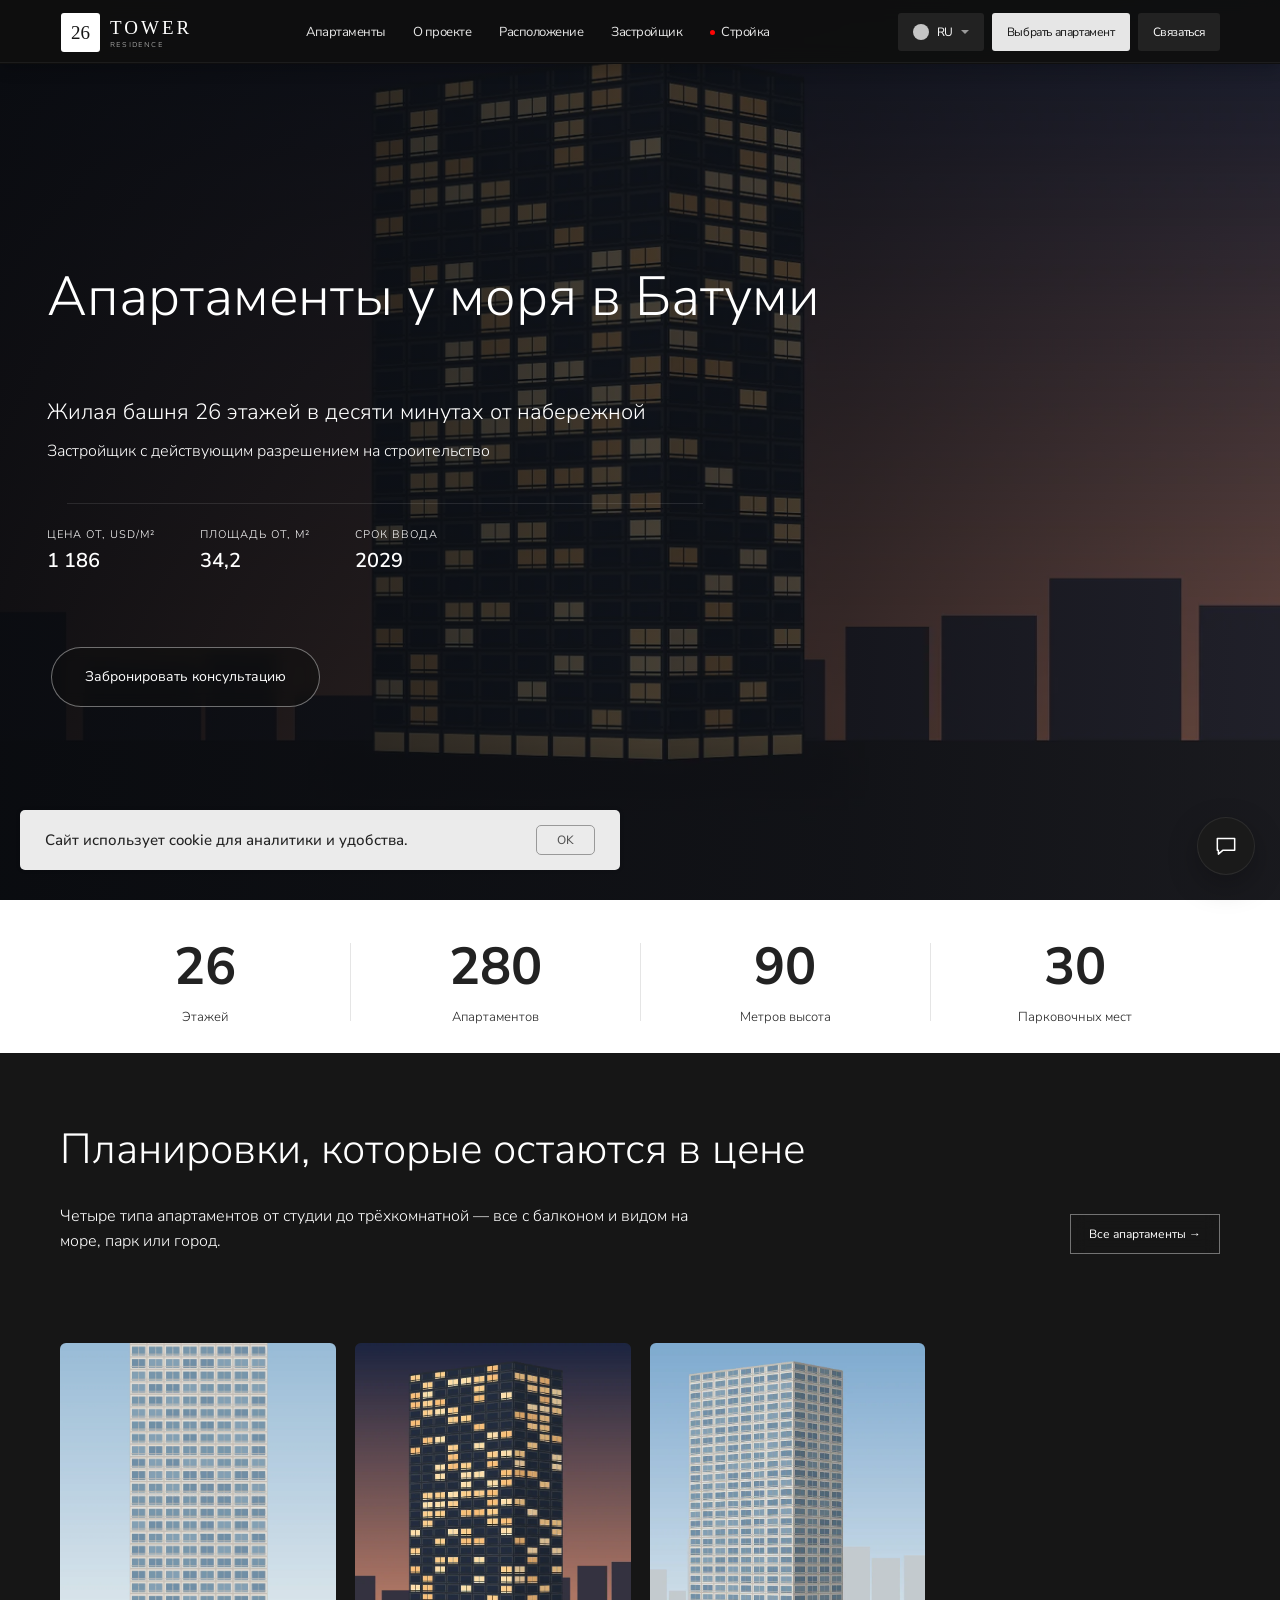
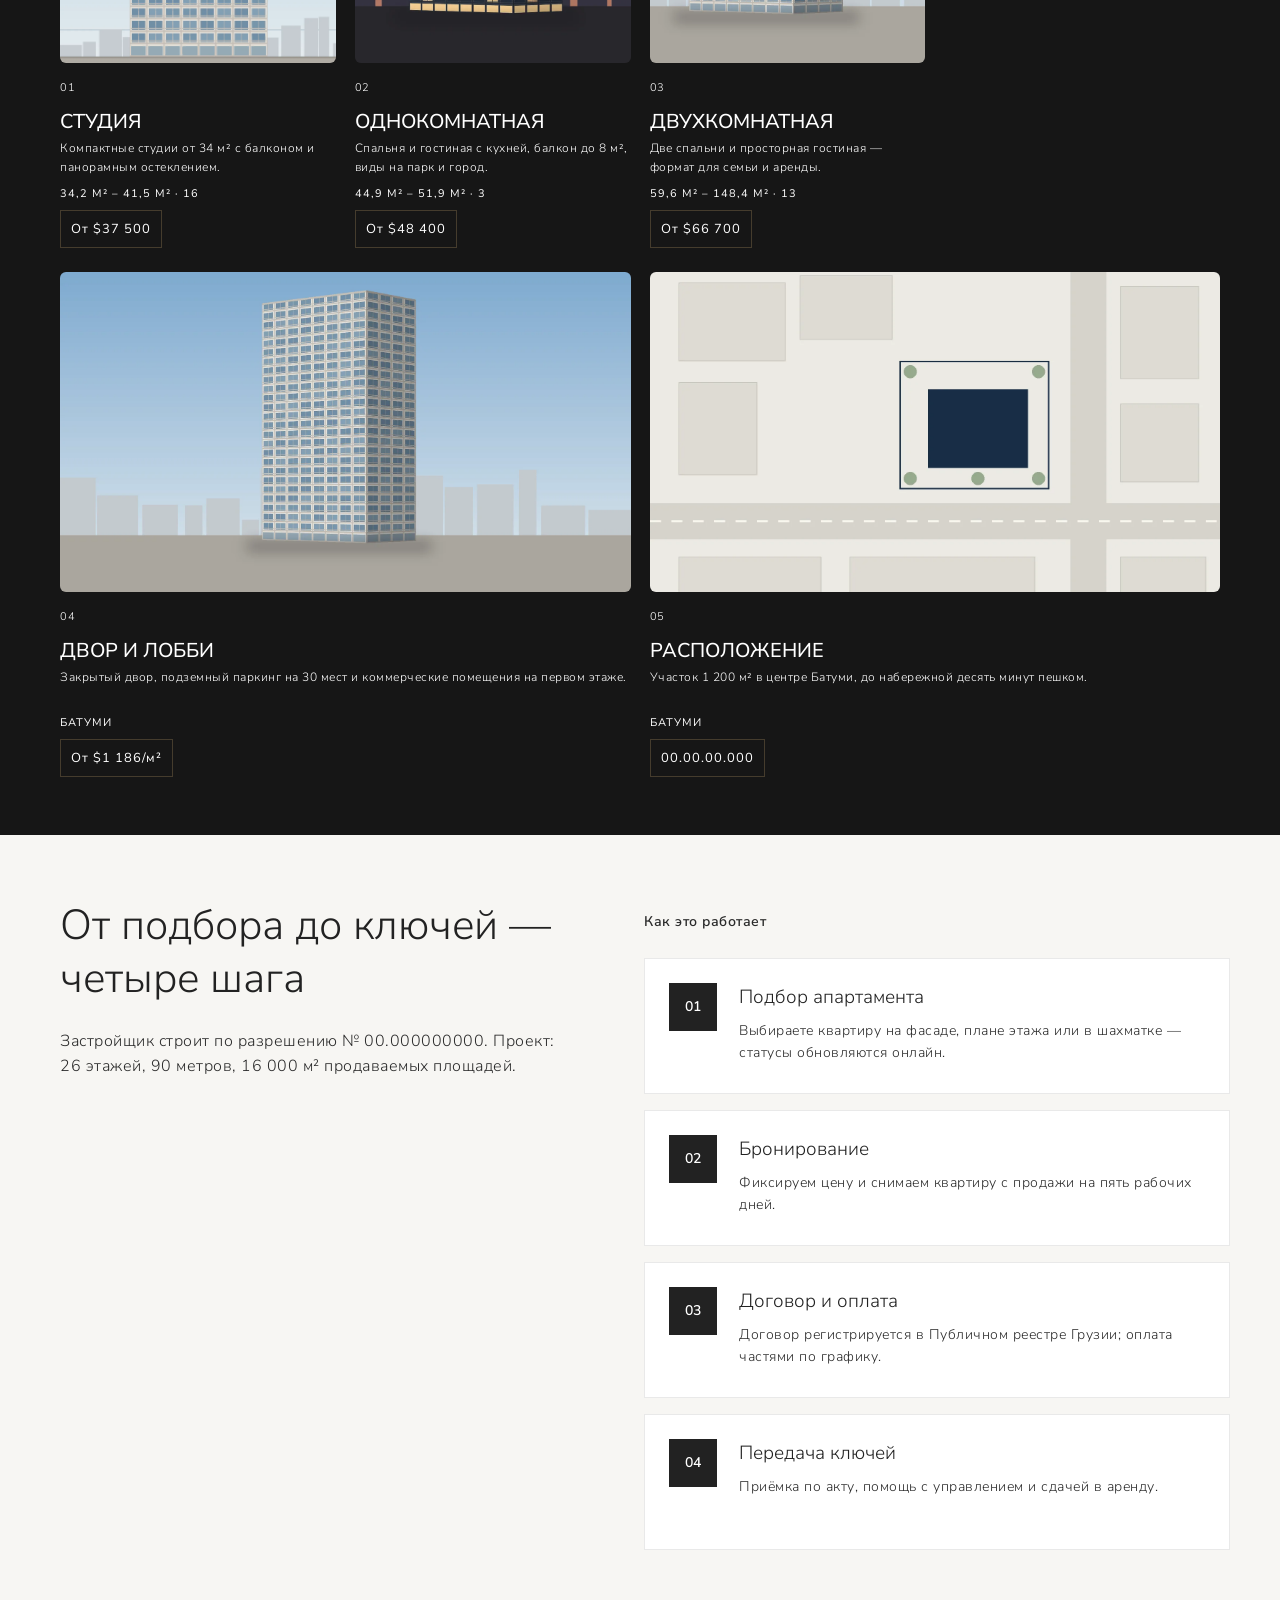
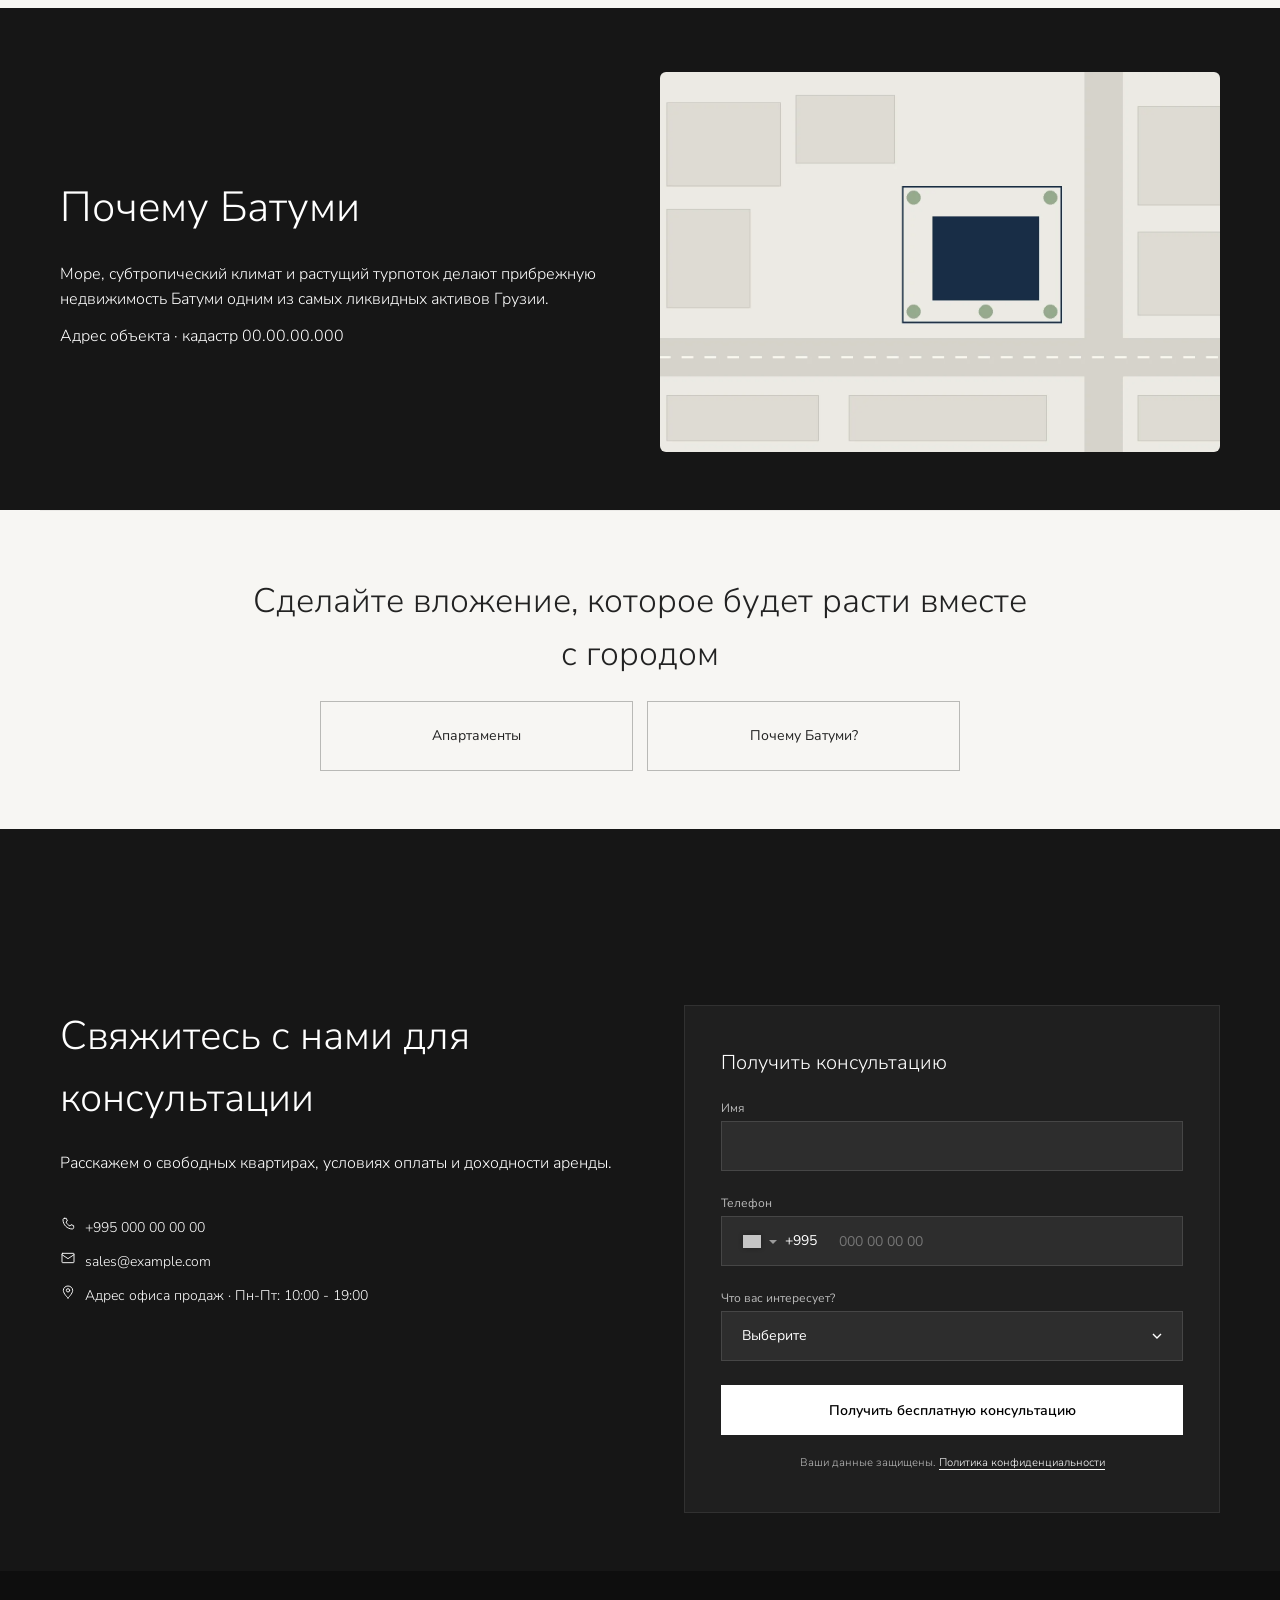
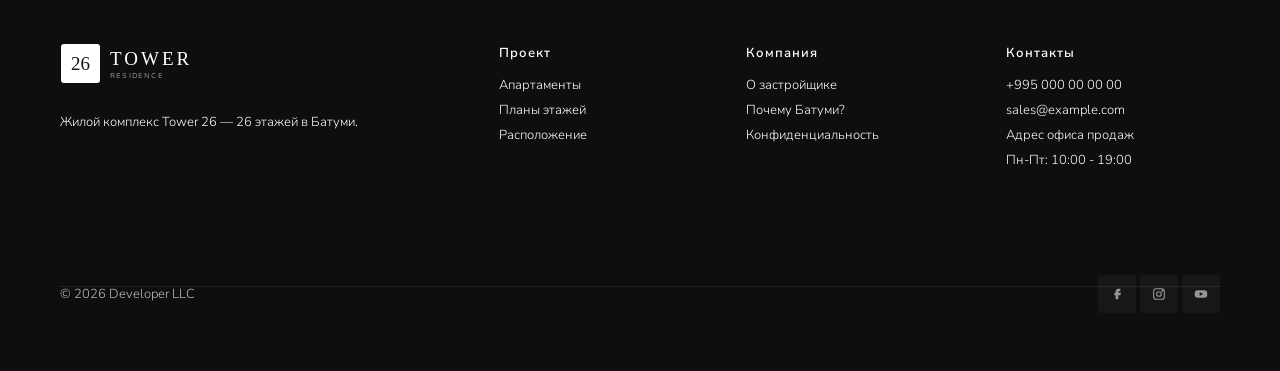
<file: index.html>
<!DOCTYPE html>
<html lang="ru" data-theme="landing-dark">
<head>
<meta charset="utf-8">
<meta name="viewport" content="width=device-width, initial-scale=1">
<title>Tower 26 — апартаменты у моря в Батуми</title>
<meta name="description" content="Жилая башня 26 этажей в Батуми. Подбор апартаментов онлайн.">
<link rel="alternate" hreflang="ru" href="./index.html"><link rel="alternate" hreflang="en" href="./index.html?lang=en"><link rel="alternate" hreflang="x-default" href="./index.html">
<link rel="preconnect" href="https://fonts.googleapis.com"><link rel="preconnect" href="https://fonts.gstatic.com" crossorigin>
<link href="https://fonts.googleapis.com/css2?family=Nunito+Sans:wght@300;400;500;600;700&display=swap" rel="stylesheet">
<link rel="stylesheet" href="css/tokens.css">
<link rel="stylesheet" href="css/landing.css">
<link rel="icon" href="data:image/svg+xml,%3Csvg xmlns='http://www.w3.org/2000/svg' viewBox='0 0 32 32'%3E%3Crect width='32' height='32' fill='%23161616'/%3E%3Ctext x='16' y='22' text-anchor='middle' font-family='Georgia' font-size='16' fill='%23fff'%3E26%3C/text%3E%3C/svg%3E">
</head>
<body>
<a href="#main" class="skip" style="position:absolute;left:-9999px">К основному контенту</a>

<header class="hdr">
  <div class="container hdr__in">
    <a class="logo" href="#top" aria-label="Tower 26">
      <svg viewBox="0 0 154 41" fill="none" aria-hidden="true"><rect x="1" y="1" width="39" height="39" rx="3" fill="#FFFFFF"/><text x="20.5" y="27" text-anchor="middle" font-family="Georgia, 'Times New Roman', serif" font-size="19" fill="#161616">26</text><text x="50" y="22" font-family="Georgia, 'Times New Roman', serif" font-size="19" letter-spacing="3" fill="currentColor">TOWER</text><text x="50" y="35" font-family="'Nunito Sans', Arial, sans-serif" font-size="7" letter-spacing="1.2" fill="#BABABA">RESIDENCE</text></svg>
    </a>
    <nav class="hdr__nav" aria-label="Навигация">
      <a href="#apartments" data-i18n="land.nav.apartments"></a>
      <a href="#about" data-i18n="land.nav.about"></a>
      <a href="#location" data-i18n="land.nav.location"></a>
      <a href="#about" data-i18n="land.nav.developer"></a>
      <a href="#form"><span class="live-dot"></span><span data-i18n="land.live"></span></a>
    </nav>
    <div class="hdr__right">
      <div class="hbtn hbtn--lang" id="langBtn" role="button" tabindex="0" aria-haspopup="true"><span class="flag"></span><span id="langCode">RU</span><span class="caret"></span>
        <div class="lang-dd" role="menu"><button type="button" data-lang="ru">RU</button><button type="button" data-lang="en">EN</button></div>
      </div>
      <a class="hbtn hbtn--primary" href="select.html" data-i18n="land.cta.pick"></a>
      <a class="hbtn hbtn--secondary" href="#form" data-i18n="land.cta.contact"></a>
      <button class="burger" id="burger" type="button" aria-label="Меню"></button>
    </div>
  </div>
</header>
<div class="drawer-overlay" id="drawerOverlay"></div>
<aside class="drawer" id="drawer" aria-label="Меню">
  <button class="drawer__close" id="drawerClose" type="button" aria-label="Закрыть"></button>
  <a class="hbtn hbtn--primary" href="select.html" data-i18n="land.cta.pick"></a>
  <a href="#apartments" data-i18n="land.nav.apartments"></a>
  <a href="#about" data-i18n="land.nav.about"></a>
  <a href="#location" data-i18n="land.nav.location"></a>
  <a href="#form" data-i18n="land.nav.contacts"></a>
  <a class="hbtn hbtn--secondary" href="#form" data-i18n="land.cta.contact"></a>
  <button type="button" class="drawer__lang" id="drawerLang">EN</button>
</aside>

<main id="main">
<section class="hero" id="top">
  <img class="hero__img" src="assets/img/tower-dusk.webp" alt="">
  <div class="container hero__in">
    <div class="hero__stack">
      <h1 data-i18n="land.hero.h1"></h1>
      <p class="hero__lead" data-i18n="land.hero.lead"></p>
      <p class="hero__lead2" data-i18n="land.hero.lead2"></p>
      <div class="hero__hair"></div>
      <div class="kpis">
        <div class="kpi"><span class="kpi__label" data-i18n="land.hero.kpi.price"></span><span class="kpi__value" id="kpiPrice"></span></div>
        <div class="kpi"><span class="kpi__label" data-i18n="land.hero.kpi.area"></span><span class="kpi__value" id="kpiArea"></span></div>
        <div class="kpi"><span class="kpi__label" data-i18n="land.hero.kpi.deadline"></span><span class="kpi__value">2029</span></div>
      </div>
      <a class="hero__cta" href="#form" data-i18n="land.hero.cta"></a>
    </div>
  </div>
</section>

<section class="stats" aria-label="Цифры проекта">
  <div class="container stats__in">
    <div class="stat"><span class="stat__n">26</span><span class="stat__c" data-i18n="land.stat.floors"></span></div>
    <div class="stat"><span class="stat__n">280</span><span class="stat__c" data-i18n="land.stat.units"></span></div>
    <div class="stat"><span class="stat__n">90</span><span class="stat__c" data-i18n="land.stat.height"></span></div>
    <div class="stat"><span class="stat__n">30</span><span class="stat__c" data-i18n="land.stat.parking"></span></div>
  </div>
</section>

<section class="section section--dark" id="apartments">
  <div class="container">
    <div class="catalog__head">
      <div><h2 class="h2" data-i18n="land.catalog.h2"></h2><p class="lead" data-i18n="land.catalog.lead"></p></div>
      <a class="ghost" href="select.html" data-i18n="land.catalog.all"></a>
    </div>
    <div class="cards" id="cards"></div>
  </div>
</section>

<section class="section section--light" id="about">
  <div class="container how">
    <div class="how__text">
      <h2 class="h2" data-i18n="land.how.h2"></h2>
      <p data-i18n="land.how.text"></p>
    </div>
    <div class="steps-wrap">
      <div class="eyebrow" data-i18n="land.how.eyebrow"></div>
      <div class="steps">
        <div class="step"><div class="step__n">01</div><div><h3 class="step__h" data-i18n="land.step1.h"></h3><p class="step__t" data-i18n="land.step1.t"></p></div></div>
        <div class="step"><div class="step__n">02</div><div><h3 class="step__h" data-i18n="land.step2.h"></h3><p class="step__t" data-i18n="land.step2.t"></p></div></div>
        <div class="step"><div class="step__n">03</div><div><h3 class="step__h" data-i18n="land.step3.h"></h3><p class="step__t" data-i18n="land.step3.t"></p></div></div>
        <div class="step"><div class="step__n">04</div><div><h3 class="step__h" data-i18n="land.step4.h"></h3><p class="step__t" data-i18n="land.step4.t"></p></div></div>
      </div>
    </div>
  </div>
</section>

<section class="section section--dark" id="location">
  <div class="container why">
    <div><h2 class="h2" data-i18n="land.why.h2"></h2><p class="lead" data-i18n="land.why.t"></p><p class="lead" style="margin-top:12px">Адрес объекта · кадастр 00.00.00.000</p></div>
    <img src="assets/img/site.webp" alt="" loading="lazy">
  </div>
</section>

<section class="ctaband">
  <div class="container">
    <h2 data-i18n="land.cta2.h"></h2>
    <div class="ctaband__btns"><a class="ghost-light" href="select.html" data-i18n="land.cta2.a"></a><a class="ghost-light" href="#location" data-i18n="land.cta2.b"></a></div>
  </div>
</section>

<section class="section section--dark" id="form">
  <div class="container contact">
    <div>
      <h2 class="h2" style="font:300 40px/62px var(--font-family-display)" data-i18n="land.form.h2"></h2>
      <p class="lead" data-i18n="land.form.lead"></p>
      <ul class="contact__list">
        <li><span class="icon-wrap" id="icPhone"></span><a href="tel:+995000000000">+995 000 00 00 00</a></li>
        <li><span class="icon-wrap" id="icMail"></span><a href="mailto:sales@example.com">sales@example.com</a></li>
        <li><span class="icon-wrap" id="icPin"></span><span>Адрес офиса продаж · <span data-i18n="land.footer.hours"></span></span></li>
      </ul>
    </div>
    <div class="form-panel" id="formPanel">
      <h3 data-i18n="land.form.title"></h3>
      <form id="leadForm" novalidate>
        <label class="field"><span class="field__label" data-i18n="land.form.name"></span><input class="field__input" name="name" type="text" autocomplete="name" required></label>
        <div class="field field--phone"><span class="field__label" data-i18n="land.form.phone"></span>
          <div class="field__input"><span class="flagsel"><span class="flag"></span><span class="caret"></span><span class="code">+995</span></span><input name="phone" type="tel" inputmode="tel" placeholder="000 00 00 00" autocomplete="tel" required></div>
        </div>
        <label class="field field--select"><span class="field__label" data-i18n="land.form.interest"></span>
          <select class="field__input" name="interest"><option value="" data-i18n="land.form.opt.0"></option><option value="1" data-i18n="land.form.opt.1"></option><option value="2" data-i18n="land.form.opt.2"></option><option value="3" data-i18n="land.form.opt.3"></option><option value="4" data-i18n="land.form.opt.4"></option></select>
          <svg class="caret-svg" viewBox="0 0 12 12" fill="none" stroke="currentColor" stroke-width="1.4"><path d="M2 4L6 8L10 4"/></svg>
        </label>
        <button class="submit" type="submit" data-i18n="land.form.submit"></button>
        <p class="note"><span data-i18n="land.form.note"></span> <a href="#" data-i18n="land.form.policy"></a></p>
      </form>
      <div class="form-ok"><p data-i18n="land.form.ok"></p><button class="ghost" type="button" id="formBack" data-i18n="land.form.back"></button></div>
    </div>
  </div>
</section>
</main>

<footer class="section--footer footer">
  <div class="container footer__in">
    <div class="footer__grid">
      <div><a class="logo" href="#top" aria-label="Tower 26"><svg viewBox="0 0 154 41" fill="none" aria-hidden="true"><rect x="1" y="1" width="39" height="39" rx="3" fill="#FFFFFF"/><text x="20.5" y="27" text-anchor="middle" font-family="Georgia, serif" font-size="19" fill="#161616">26</text><text x="50" y="22" font-family="Georgia, serif" font-size="19" letter-spacing="3" fill="currentColor">TOWER</text><text x="50" y="35" font-family="'Nunito Sans', Arial, sans-serif" font-size="7" letter-spacing="1.2" fill="#BABABA">RESIDENCE</text></svg></a><p class="footer__desc" data-i18n="land.footer.desc"></p></div>
      <div class="footer__col"><h4 data-i18n="land.footer.h1"></h4><a href="select.html" data-i18n="land.footer.l1"></a><a href="select.html#/floors" data-i18n="land.footer.l2"></a><a href="#location" data-i18n="land.footer.l3"></a></div>
      <div class="footer__col"><h4 data-i18n="land.footer.h2"></h4><a href="#about" data-i18n="land.footer.l4"></a><a href="#location" data-i18n="land.footer.l5"></a><a href="#" data-i18n="land.footer.l6"></a></div>
      <div class="footer__col"><h4 data-i18n="land.footer.h3"></h4><a href="tel:+995000000000">+995 000 00 00 00</a><a href="mailto:sales@example.com">sales@example.com</a><span>Адрес офиса продаж</span><span data-i18n="land.footer.hours"></span></div>
    </div>
    <div class="footer__hair"></div>
    <div class="footer__bottom">
      <span class="footer__copy" data-i18n="land.footer.copy"></span>
      <div class="socials"><a class="soc" href="#" aria-label="Facebook"><svg class="icon" viewBox="0 0 24 24" fill="currentColor"><path d="M14 8h3V4h-3c-2.8 0-4 1.8-4 4v2H8v4h2v6h4v-6h3l1-4h-4V8.5c0-.3.2-.5.5-.5z"/></svg></a><a class="soc" href="#" aria-label="Instagram"><svg class="icon" viewBox="0 0 24 24" fill="none" stroke="currentColor" stroke-width="1.6"><rect x="4" y="4" width="16" height="16" rx="4"/><circle cx="12" cy="12" r="3.5"/><circle cx="17" cy="7" r=".8" fill="currentColor"/></svg></a><a class="soc" href="#" aria-label="YouTube"><svg class="icon" viewBox="0 0 24 24" fill="currentColor"><path d="M21 8.5c-.2-1-.9-1.7-1.9-1.9C17.4 6.2 12 6.2 12 6.2s-5.4 0-7.1.4C3.9 6.8 3.2 7.5 3 8.5 2.6 10.2 2.6 12 2.6 12s0 1.8.4 3.5c.2 1 .9 1.7 1.9 1.9 1.7.4 7.1.4 7.1.4s5.4 0 7.1-.4c1-.2 1.7-.9 1.9-1.9.4-1.7.4-3.5.4-3.5s0-1.8-.4-3.5zM10 15V9l5 3-5 3z"/></svg></a></div>
    </div>
  </div>
</footer>

<a class="fab" href="https://wa.me/995000000000" target="_blank" rel="noopener" aria-label="WhatsApp" id="fab"></a>
<div class="cookie" id="cookie"><span data-i18n="land.cookie"></span><button class="cookie__ok" type="button" id="cookieOk" data-i18n="land.cookie.ok"></button></div>
<div class="sticky-bar"><a class="bar-call" href="tel:+995000000000"><span id="icBarPhone"></span><span data-i18n="land.bar.call"></span></a><a class="bar-consult" href="#form" data-i18n="land.bar.consult"></a></div>

<script src="js/config.js"></script>
<script src="data/units.js"></script>
<script src="js/i18n.js"></script>
<script src="js/util.js"></script>
<script src="js/landing.js"></script>
</body>
</html>
</file>
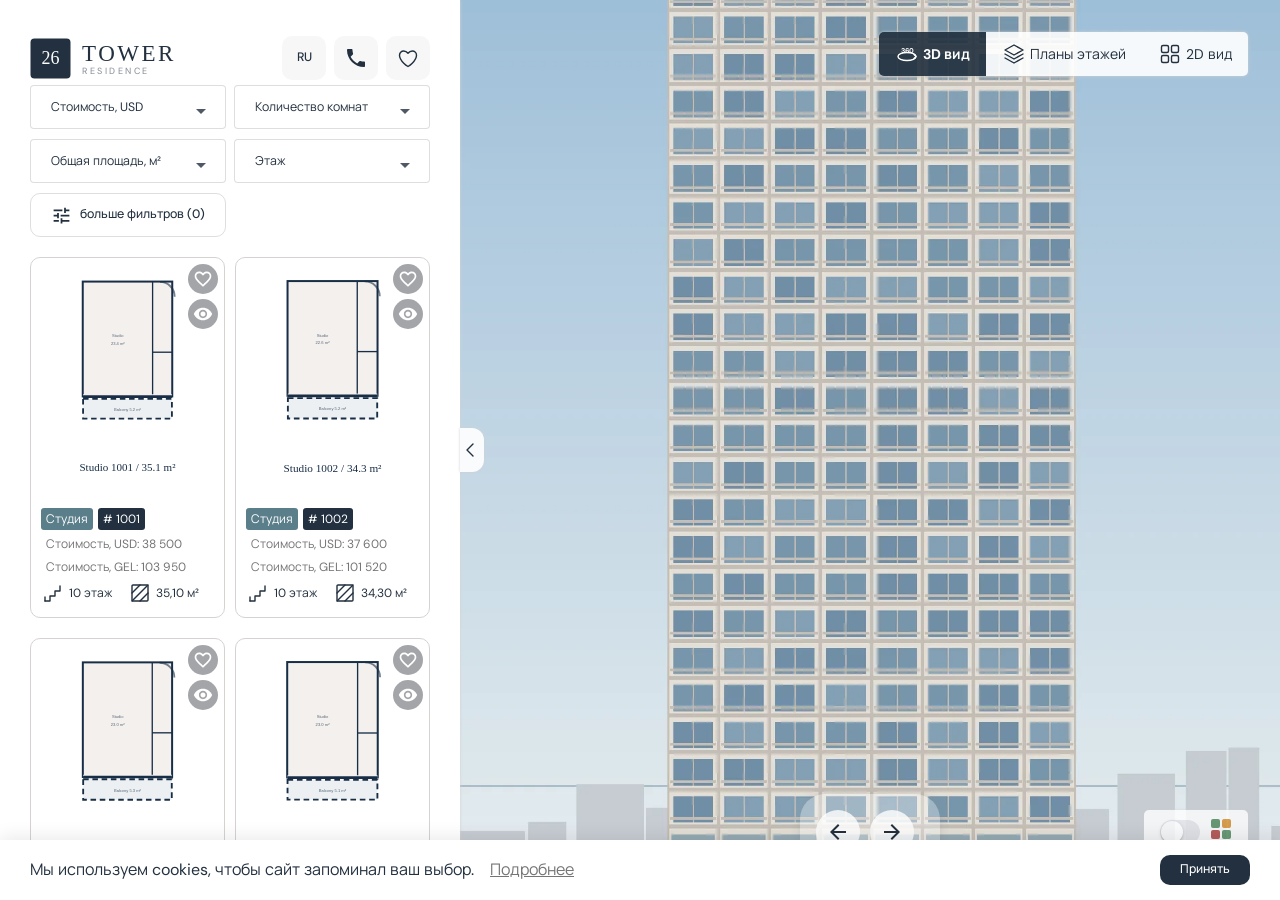
<file: select.html>
<!DOCTYPE html>
<html lang="ru" data-theme="app">
<head>
<meta charset="utf-8">
<meta name="viewport" content="width=device-width, initial-scale=1, viewport-fit=cover">
<title>Tower 26 — подбор апартаментов</title>
<link rel="preconnect" href="https://fonts.googleapis.com"><link rel="preconnect" href="https://fonts.gstatic.com" crossorigin>
<link href="https://fonts.googleapis.com/css2?family=DM+Sans:wght@400;500;600;700&family=Manrope:wght@400;500;600;700&family=Instrument+Serif&display=swap" rel="stylesheet">
<link rel="stylesheet" href="css/tokens.css?v=202609222256">
<link rel="stylesheet" href="css/app.css?v=202609222256">
<link rel="icon" href="data:image/svg+xml,%3Csvg xmlns='http://www.w3.org/2000/svg' viewBox='0 0 32 32'%3E%3Crect width='32' height='32' fill='%2322303F'/%3E%3Ctext x='16' y='22' text-anchor='middle' font-family='Georgia' font-size='16' fill='%23fff'%3E26%3C/text%3E%3C/svg%3E">
</head>
<body>
<div class="app" id="app">
  <aside class="rail" id="rail">
    <div class="rail__head">
      <a class="app-logo" href="index.html" aria-label="Tower 26"><svg viewBox="0 0 200 44" fill="none" aria-hidden="true"><rect x=".5" y="2.5" width="40" height="40" rx="4" fill="currentColor"/><text x="20.5" y="28" text-anchor="middle" font-family="Georgia, serif" font-size="18" fill="#FFFFFF">26</text><text x="52" y="25" font-family="Georgia, serif" font-size="23" letter-spacing="2.5" fill="currentColor">TOWER</text><text x="52" y="38" font-family="'DM Sans', Arial, sans-serif" font-size="9" letter-spacing="2.5" fill="currentColor" opacity=".55">RESIDENCE</text></svg></a>
      <div class="icon-btns">
        <button class="ibtn" id="btnLang" type="button">ru</button>
        <a class="ibtn" id="btnPhone" href="tel:+995000000000" aria-label="Телефон"></a>
        <button class="ibtn" id="btnFav" type="button" aria-label="Избранное"></button>
      </div>
    </div>
    <div class="filters" id="filters"></div>
    <div id="railBody">
      <div class="counter" id="counter"></div>
      <div class="results" id="results"></div>
      <button class="load-more" id="loadMore" type="button"></button>
    </div>
    <div id="railPreview" hidden><img class="preview" id="preview" alt=""></div>
    <div id="railFav" hidden></div>
  </aside>
  <button class="rail-handle" id="railHandle" type="button" aria-label="Свернуть панель"></button>

  <section class="scene" id="scene">
    <header class="mhead">
      <a class="app-logo" href="index.html" aria-label="Tower 26"><svg viewBox="0 0 140 25" fill="none" aria-hidden="true"><rect x=".5" y=".5" width="24" height="24" rx="2" fill="currentColor"/><text x="12.5" y="17.5" text-anchor="middle" font-family="Georgia, serif" font-size="12" fill="#FFFFFF">26</text><text x="32" y="17" font-family="Georgia, serif" font-size="15" letter-spacing="2.5" fill="currentColor">TOWER</text></svg></a>
      <div class="icon-btns"><a class="ibtn" id="mBtnPhone" href="tel:+995000000000" aria-label="Телефон"></a><button class="ibtn" id="mBtnLang" type="button">ru</button></div>
    </header>

    <div class="scene__view scene3d is-on" id="scene3d">
      <canvas id="frameCanvas"></canvas>
      <svg class="polys" id="polys"></svg>
      <div class="cursor-dot" id="cursorDot"></div>
      <div class="frame-label" id="frameLabel"></div>
      <div class="capsule" id="capsule"><button class="rot" id="rotL" type="button" aria-label="Повернуть влево"></button><button class="rot" id="rotR" type="button" aria-label="Повернуть вправо"></button></div>
      <button class="toggle" id="toggle" type="button" aria-label="Показать все помещения"><span class="switch" id="switch"></span><span id="statusGrid"></span></button>
      <div class="upop" id="upop"></div>
    </div>

    <div class="scene__view sceneFloors" id="sceneFloors">
      <div class="compass" id="compass"></div>
      <div class="mfloor" id="mfloor"></div>
      <div class="plan-box" id="planBox"></div>
      <div class="stepper" id="stepper"></div>
      <div class="rose" id="rose"></div>
      <button class="toggle" id="toggleF" type="button" aria-label="Показать все помещения"><span class="switch" id="switchF"></span><span id="statusGridF"></span></button>
      <div class="upop" id="upopF"></div>
    </div>

    <div class="scene__view sceneChess" id="sceneChess">
      <div class="chess__toolbar" id="chessToolbar"></div>
      <div class="legend" id="legend"></div>
      <div class="chess__scroll" id="chessScroll"><div class="chess" id="chess"></div></div>
      <div class="chess__zoombar"><div class="zoom" id="zoom"></div></div>
    </div>

    <div class="segmented" id="segmented"></div>
  </section>
</div>

<div class="unit-page" id="unitPage" hidden></div>
<nav class="tabbar" id="tabbar" aria-label="Режимы"></nav>
<div class="sheet" id="sheet" aria-modal="true"></div>
<div class="modal" id="modal"></div>
<div class="cookie" id="cookieBanner" hidden></div>

<script src="js/config.js"></script>
<script src="js/state.js?v=202609222256"></script>
<script src="data/units.js?v=202609222256"></script>
<script src="data/plans.js?v=202609222256"></script>
<script src="js/i18n.js?v=202609222256"></script>
<script src="js/util.js?v=202609222256"></script>
<script src="js/plans.js?v=202609222256"></script>
<script src="js/app.js?v=202609222256"></script>
</body>
</html>
</file>
<file: css/tokens.css>
/* tokens.css - design tokens for both surfaces of the site.
   Themes:  [data-theme="landing-dark"]  dark landing page (index.html)
            [data-theme="app"]           light apartment picker (select.html)
   :root holds the invariants: scales, sizes, layout, motion, shadows, radii.
   Themes set colours and role aliases (font, control radius, text roles). */

:root {
  --font-display: 'Instrument Serif', Georgia, 'Times New Roman', serif;
  --bp-sm: 600px;
  --bp-md: 960px;
  --bp-lg: 1200px;
  --bp-xl: 1920px;

  /* ШКАЛА ОТСТУПОВ */
  --space-4: 4px;
  --space-5: 5px;
  --space-8: 8px;
  --space-10: 10px;
  --space-15: 15px;
  --space-16: 16px;
  --space-20: 20px;
  --space-24: 24px;
  --space-30: 30px;
  --space-32: 32px;
  --space-40: 40px;
  --space-48: 48px;
  --space-64: 64px;
  --space-100: 100px;

  /* РАДИУСЫ */
  --radius-0: 0;
  --radius-xs: 3px;
  --radius-sm: 4px;
  --radius-md: 5px;
  --radius-image: 6px;
  --radius-lg: 8px;
  --radius-xl: 10px;
  --radius-track: 12px;
  --radius-capsule: 25px;
  --radius-capsule-mobile: 11.7px;
  --radius-pill: 30px;
  --radius-thumb: 27px;
  --radius-arrow: 20%;
  --radius-circle: 50%;

  /* РАМКИ И РАЗМЫТИЕ */
  --border-w: 1px;
  --border-w-frame: 3px;
  --blur-glass: 8px;
  --blur-header: 10px;

  /* ТЕНИ */
  --shadow-none: none;
  --shadow-float: 0 0 3px #D2D2D2;
  --shadow-capsule: 0 0 10px rgba(128,128,128,.24);
  --shadow-popover: 0 2px 3px rgba(34,36,38,.15);
  --shadow-btn-contained: 0 3px 1px -2px rgba(0,0,0,.2), 0 2px 2px rgba(0,0,0,.14), 0 1px 5px rgba(0,0,0,.12);
  --shadow-thumb: 0 2px 2px #EBEBEB;
  --shadow-thumb-landing: 1px 1px 3px rgba(0,0,0,.3);
  --shadow-tabbar: 0 -4px 10px rgba(101,100,100,.3);
  --shadow-sheet-edge: 0 0 6px #E0E0E0;
  --shadow-header-landing: 0 6px 13px rgba(0,0,0,.19);
  --shadow-dropdown-landing: 0 0 7px rgba(0,0,0,.2);
  --shadow-menu-landing: 0 4px 20px rgba(0,0,0,.25);
  --shadow-fab-landing: 0 10px 30px rgba(0,0,0,.25);
  --shadow-card-hover-landing: 0 15px 30px -10px rgba(0,11,48,.2);
  --shadow-flag: 0 0 5px rgba(0,0,0,.3);
  --shadow-cookie: 0 0 5px rgba(0,0,0,.1);
  --shadow-text-on-photo: 1px 1px 10px #000;
  --shadow-underline: inset 0 -1px 0 0 currentColor;
  --shadow-cell-hover: 0 2px 5px rgba(0,0,0,.3);

  /* ДВИЖЕНИЕ */
  --motion-duration-instant: 100ms;
  --motion-duration-fast: 150ms;
  --motion-duration-base: 200ms;
  --motion-duration-button: 250ms;
  --motion-duration-menu: 300ms;
  --motion-duration-header-scrolled: 400ms;
  --motion-duration-panel: 500ms;
  --motion-duration-filter: 600ms;
  --motion-duration-ripple: 550ms;
  --motion-duration-preloader: 450ms;
  --motion-duration-preloader-delay: 250ms;
  --motion-duration-loop: 1000ms;
  --motion-duration-loop-live: 1500ms;
  --motion-duration-appear: 2000ms;
  --motion-duration-wave: 4000ms;
  --motion-ease-standard: ease-in-out;
  --motion-ease-app: cubic-bezier(.4,0,.2,1);
  --motion-ease-panel: cubic-bezier(.25,.1,.25,1);
  --motion-ease-out: ease-out;
  --motion-ease-appear: cubic-bezier(.19,1,.22,1);
  --motion-ease-icon-in: cubic-bezier(.25,1,.5,1);
  --motion-ease-icon-out: cubic-bezier(.45,0,.55,1);
  --motion-ease-linear: linear;
  --motion-scale-image-hover: 1.12;
  --motion-opacity-image-hover: .85;
  --motion-translate-image-hover: -30px;
  --motion-scale-cell-hover: 1.5;
  --motion-scale-spinner-hover: 1.05;
  --motion-scale-gallery-hover: 1.1;
  --motion-scale-dot-active: 1.2;
  --motion-scale-header-scrolled: .8;
  --motion-lift-fab: -4px;
  --motion-scroll-hint-travel: 10px;
  --motion-header-scroll-threshold: 100px;

  /* ШРИФТЫ */
  --font-family-landing-dark: 'Nunito Sans', Arial, sans-serif;
  --font-family-app: 'AppFont', 'DM Sans', 'Manrope', -apple-system, BlinkMacSystemFont, 'Segoe UI', Roboto, 'Helvetica Neue', sans-serif;
  --font-family-app-latin: 'DM Sans';
  --font-family-app-cyrillic: 'Manrope';
  --font-family-pdf: 'PdfFont', 'Noto Sans', sans-serif;
  --font-weight-light: 300;
  --font-weight-regular: 400;
  --font-weight-medium: 500;
  --font-weight-semibold: 600;
  --font-weight-bold: 700;
  --font-weight-black: 900;
  --root-font-size-landing: 16px;
  --root-font-size-app: 14px;

  /* ТИПОГРАФИЧЕСКАЯ ШКАЛА */
  --font-size-10: 10px;
  --font-size-11: 11px;
  --font-size-12: 12px;
  --font-size-12-25: 12.25px;
  --font-size-13: 13px;
  --font-size-14: 14px;
  --font-size-16: 16px;
  --font-size-17: 17px;
  --font-size-18: 18px;
  --font-size-19: 19px;
  --font-size-20: 20px;
  --font-size-22: 22px;
  --font-size-26: 26px;
  --font-size-34: 34px;
  --font-size-36: 36px;
  --font-size-40: 40px;
  --font-size-42: 42px;
  --font-size-48: 48px;
  --font-size-52: 52px;
  --font-size-55: 55px;
  --leading-tight: 1;
  --leading-snug: 1.25;
  --leading-heading-app: 1.4;
  --leading-body-app: 1.5;
  --leading-body-landing: 1.55;
  --leading-button-app: 1.75;
  --tracking-0: 0;
  --tracking-caption: .5px;
  --tracking-label: 1px;
  --tracking-caps-wide: 2px;
  --tracking-caps-button: 3px;
  --tracking-nav-tight: -.7px;
  --tracking-heading-tight: -.032px;
  --text-button-size: 14px;
  --text-card-size: 12px;
  --text-min-size: 11px;
  --text-caps-max-words: 3;
  --text-measure-body: 670px;
  --text-measure-lead: 700px;

  /* РАЗМЕРЫ КОНТРОЛОВ */
  --size-control-xs: 30px;
  --size-control-sm: 34px;
  --size-control-sm-btn: 37px;
  --size-control-header-landing: 38px;
  --size-control-icon: 40px;
  --size-control: 44px;
  --size-control-cta: 45px;
  --size-control-cta-lg: 48px;
  --size-control-field-landing: 50px;
  --size-control-hero: 60px;
  --size-control-hero-lg: 70px;
  --size-control-field-mobile: 56px;
  --size-control-submit-mobile: 61px;
  --size-control-cta-mobile: 66px;
  --size-control-sticky-btn: 42px;
  --size-touch-min: 40px;
  --size-icon-btn-mobile-landing: 46px;

  /* ИКОНКИ */
  --size-icon: 24px;
  --size-icon-control: 21px;
  --size-icon-on-image: 20px;
  --size-icon-caret: 16px;
  --size-icon-action: 14px;
  --size-icon-glyph-landing: 16px;
  --size-icon-fab: 26px;
  --size-icon-spinner-hover: 30px;
  --icon-stroke: 1.4px;
  --icon-stroke-strong: 2px;
  --icon-stroke-micro: 1.2px;
  --icon-linecap: round;
  --icon-gap-text: 4px;

  /* РАЗМЕРЫ ЭЛЕМЕНТОВ ПРИЛОЖЕНИЯ */
  --size-card-w: 195px;
  --size-card-h: 361px;
  --size-card-image-h: 240px;
  --size-card-w-scene: 297px;
  --size-card-action: 30px;
  --size-card-action-inset: 6px;
  --size-card-action-step: 35px;
  --size-badge-h: 22px;
  --size-filter-field-w: 196px;
  --size-filter-popover-h: 240px;
  --size-range-input-w: 78px;
  --size-thumb: 27px;
  --size-thumb-zoom: 20px;
  --size-zoom-track: 6px;
  --size-chess-zoom: 170px;
  --size-chess-zoom-slider: 92px;
  --size-switch-w: 40px;
  --size-switch-h: 24px;
  --size-switch-thumb: 22px;
  --size-switch-travel: 16px;
  --size-facade-switch-w: 104px;
  --size-view-switch-w: 369px;
  --size-rotate-pill-w: 140px;
  --size-rotate-pill-h: 76px;
  --size-rotate-pill-w-mobile: 116px;
  --size-rotate-pill-h-mobile: 56px;
  --size-rotate-pill-pad: 16px;
  --size-rotate-btn: 44px;
  --size-collapse-handle-w: 24px;
  --size-house-crumbs-w: 232px;
  --size-crumb-dot: 10px;
  --size-crumb-chevron-w: 8px;
  --size-chess-cell: 32px;
  --size-chess-pitch: 36px;
  --size-chess-floor-col: 50px;
  --size-chess-floor-cell-h: 36px;
  --size-chess-toolbar: 44px;
  --size-chess-zoom-bar: 70px;
  --size-chess-visible: 14;
  --size-legend-swatch: 20px;
  --size-status-square: 24px;
  --size-stepper-w: 56px;
  --size-stepper-row: 33px;
  --size-stepper-cell: 40px;
  --size-stepper-arrow: 36px;
  --size-stepper-visible: 11;
  --size-compass: 80px;
  --size-compass-svg: 75px;
  --size-pin: 23px;
  --size-pin-img-w: 30px;
  --size-pin-img-h: 57px;
  --size-popover-unit-w: 220px;
  --size-popover-unit-h: 310px;
  --size-popover-close: 24px;
  --size-scene-preview-w: 400px;
  --size-scene-preview-h: 275px;
  --size-scene-desktop-w: 980px;
  --size-scene-desktop-h: 900px;
  --size-scene-mobile-w: 390px;
  --size-scene-mobile-h: 786px;
  --plan-tone-0: #DCE6EE;
  --plan-tone-1: #A9BBC8;
  --plan-tone-2: #8FA6B8;
  --plan-tone-3: #D9CFC2;
  --plan-tone-alpha: .62;
  --size-scene-floor-w: 780px;
  --size-scene-floor-h: 630px;
  --size-scene-gallery-w: 936px;
  --size-scene-gallery-h: 649px;
  --size-unit-tile: 203px;
  --size-gallery-frame-w: 677px;
  --size-gallery-frame-h: 625px;
  --size-gallery-thumb: 100px;
  --size-gallery-dot: 8px;
  --size-fullscreen-btn: 44px;
  --size-unit-tab-w: 104px;
  --size-logo-app-w: 140px;
  --size-logo-app-h-max: 25px;
  --size-cursor-dot: 10px;
  --size-tabbar-h: 59px;
  --size-tabbar-item-w: 78px;
  --size-sheet-header-h: 40px;
  --size-sheet-footer-h: 85px;
  --size-checkbox-row: 24px;
  --size-checkbox-col-w: 159px;
  --size-checkbox-indent: 35px;
  --size-floor-select-w: 170px;
  --size-scrollbar-app: 10px;

  /* РАЗМЕРЫ ЭЛЕМЕНТОВ ЛЕНДИНГА */
  --size-logo-landing-w: 154px;
  --size-hero-cta-w: 269px;
  --size-hero-separator-w: 636px;
  --size-stats-band-h: 153px;
  --size-stats-separator-h: 78px;
  --size-card-w-landing: 276px;
  --size-card-image-h-landing: 320px;
  --size-card-w-landing-wide: 570px;
  --size-card-w-mobile-landing: 341px;
  --size-service-card-w: 586px;
  --size-service-card-h: 136px;
  --size-step-badge: 48px;
  --size-cta-group-w: 700px;
  --size-cta-btn-w: 313px;
  --size-ghost-btn-w: 150px;
  --size-form-panel-w: 536px;
  --size-form-field-w: 465px;
  --size-form-modal-w: 800px;
  --size-form-modal-w-mobile: 340px;
  --size-tabs-contact-w: 400px;
  --size-footer-h: 400px;
  --size-footer-desc-w: 311px;
  --size-social-btn: 38px;
  --size-fab: 58px;
  --size-fab-mobile: 54px;
  --size-pager-dot: 14px;
  --size-pager-dot-pitch: 21px;
  --size-live-dot: 5px;
  --size-scroll-hint-w: 19px;
  --size-scroll-hint-h: 47px;
  --size-preloader: 100px;
  --size-phone-flag-w: 18px;
  --size-phone-flag-h: 13px;
  --size-menu-panel-w: 260px;
  --size-submenu-w: 150px;
  --size-dropdown-w-landing: 170px;
  --size-sidetab-w: 32px;
  --size-cookie-w: 600px;
  --size-cookie-btn-h: 30px;
  --size-sticky-cta-h: 60px;
  --size-sticky-cta-btn-w: 136px;
  --size-media-block-w: 560px;
  --size-media-block-h: 465px;
  --size-tab-contact-mobile-w: 123px;

  /* РАСКЛАДКА */
  --layout-container-max: 1200px;
  --layout-container-inset: 20px;
  --layout-container-content: 1160px;
  --layout-container-fluid-pad: 10px;
  --layout-gutter-desktop: 140px;
  --layout-gutter-mobile: 24px;
  --layout-gutter-mobile-app: 20px;
  --layout-content-mobile: 341px;
  --layout-content-mobile-app: 350px;
  --layout-mobile-design-w: 320px;
  --layout-mobile-design-w-app: 390px;
  --layout-mobile-scale: 1.21875;
  --layout-header-h: 64px;
  --layout-header-h-mobile: 78px;
  --layout-header-h-app: 55px;
  --layout-header-h-app-unit: 44px;
  --layout-header-h-app-mobile: 56px;
  --layout-header-btn-gap: 8px;
  --layout-submenu-offset: 12px;
  --layout-hero-h: 100vh;
  --layout-hero-min-h: 755px;
  --layout-hero-h-mobile: 724px;
  --layout-hero-title-top: 262px;
  --layout-hero-left: 147px;
  --layout-hero-h1-gap: 67px;
  --layout-hero-bottom-anchor: 10px;
  --layout-kpi-gap: 45px;
  --layout-section-pad-top: 64px;
  --layout-section-pad-bottom: 58px;
  --layout-section-pad-app: 30px;
  --layout-card-cols: 4;
  --layout-card-gap: 19px;
  --layout-card-row-gap: 24px;
  --layout-card-stack-mobile: 17px;
  --layout-two-col-left-w: 545px;
  --layout-two-col-gap-min: 39px;
  --layout-step-pitch: 152px;
  --layout-form-row-pitch: 95px;
  --layout-form-panel-pad-y: 36px;
  --layout-form-panel-pad-x: 41px;
  --layout-form-label-gap: 5px;
  --layout-form-field-gap: 24px;
  --layout-footer-row-pitch: 25px;
  --layout-footer-copyright-bottom: 58px;
  --layout-fab-inset: 25px;
  --layout-fab-inset-mobile-x: 16px;
  --layout-fab-inset-mobile-y: 90px;
  --layout-cookie-bottom: 30px;
  --layout-cookie-left: 20px;
  --layout-dotnav-inset: 30px;
  --layout-menu-panel-pad: 48px 40px 38px;
  --layout-menu-overlay-pad-mobile: 20px 20px 60px;
  --layout-rail-w: 460px;
  --layout-rail-pad: 30px;
  --layout-rail-content-w: 400px;
  --layout-rail-results-w: 410px;
  --layout-rail-icon-pitch: 50px;
  --layout-scene-share: 68%;
  --layout-scene-inset: 32px;
  --layout-scene-inset-left: 30px;
  --layout-scene-inset-mobile: 20px;
  --layout-scene-bottom-axis: 68px;
  --layout-scene-toggle-bottom: 46px;
  --layout-scene-crumbs-left: 490px;
  --layout-scene-compass-left: 20px;
  --layout-scene-compass-top: 90px;
  --layout-scene-pad-floors: 100px;
  --layout-scene-grid-w: 930px;
  --layout-scene-grid-inset: 25px;
  --layout-filter-cols: 2;
  --layout-filter-gap-x: 8px;
  --layout-filter-gap-y: 10px;
  --layout-filter-row-pitch: 54px;
  --layout-filter-popover-gap: 10px;
  --layout-result-cols-rail: 2;
  --layout-result-cols-scene: 3;
  --layout-result-gap: 10px;
  --layout-result-row-gap: 20px;
  --layout-result-load-more-gap: 40px;
  --layout-page-size: 10;
  --layout-card-inset: 10px;
  --layout-card-inset-mobile-landing: 12px;
  --layout-table-row-h: 48px;
  --layout-chess-inset-left: 30px;
  --layout-chess-inset-top: 25px;
  --layout-chess-inset-bottom: 20px;
  --layout-chess-legend-h: 28px;
  --layout-unit-page-pad: 32px;
  --layout-unit-crumbs-h: 34px;
  --layout-unit-crumbs-margin: 28px;
  --layout-unit-panel-pad: 24px;
  --layout-unit-gap: 32px;
  --layout-unit-info-w: 408px;
  --layout-unit-tile-gap: 8px;
  --layout-unit-tabs-gap: 16px;
  --layout-unit-fullscreen-inset: 21px;
  --layout-unit-title-h: 32px;
  --layout-unit-subtitle-h: 28px;
  --layout-unit-sticky-pad-bottom: 28px;
  --layout-unit-status-gap: 8px;
  --layout-unit-actions-gap: 4px;
  --layout-gallery-slide-pad: 20px 64px;
  --layout-tabbar-pad: 9px 10px;
  --layout-sheet-section-pad: 20px 0;
  --layout-sheet-footer-pad: 20px;
  --layout-sheet-range-gap: 24px;
  --layout-checkbox-row-pitch: 34px;
  --layout-segment-pad: 10px 16px;
  --layout-chip-pad: 10px 16px;
  --layout-badge-pad: 2px 5px;
  --layout-btn-pad-app: 10px 20px;
  --layout-btn-pad-cta-app: 12px 10px;
  --layout-btn-pad-apply: 6px 16px;
  --layout-btn-pad-landing: 0 15px;
  --layout-field-pad-x: 20px;
  --layout-field-pad-caret: 40px;
  --layout-field-pad-app: 8px 12px;
  --layout-menu-item-pad: 11px 16px;
  --layout-popover-pad: 10px 15px;
  --layout-dropdown-pad-landing: 18px 20px;
  --layout-dropdown-item-pitch: 12px;
  --layout-tab-pad-app: 5px 20px;
  --layout-unit-tile-slot: 3;

  /* Z-ПОРЯДОК */
  --z-scene: 0;
  --z-scene-controls: 1;
  --z-scene-controls-top: 6;
  --z-sticky: 11;
  --z-sticky-top: 12;
  --z-rail-handle: 99;
  --z-sheet: 100;
  --z-header: 990;
  --z-side-tabs: 1000;
  --z-cursor-dot: 22222;
  --z-menu: 99999;
  --z-menu-panel: 999999;
  --z-cookie: 100001;

  /* ПАРАМЕТРЫ ПРОЕКТА: СТАТУСЫ */
  --status-available: #4F8A5B;
  --status-reserved: #D98E2B;
  --status-sold: #B0413E;
  --status-house: #4F8040;
  --status-available-aa: #3E6F49;
  --status-reserved-aa: #A8661A;
  --status-alpha-polygon: .8;
  --status-alpha-hover-unit: .85;
  --status-count: 3;

  /* КОНТЕНТ-КОНСТАНТЫ */
  --num-group-separator: "\00a0";
  --num-decimal-separator: ",";
  --num-locale: "uk-UA";
  --unit-title-separator: " • ";
  --unit-subtitle-separator: " | ";
  --unit-id-prefix: "# ";
  --price-prefix-landing: "От ";
  --area-unit: "м²";
  --pdf-page-w: 595.28pt;
  --pdf-page-h: 841.89pt;
}

[data-theme="landing-dark"] {
  color-scheme: dark;

  /* фоны */
  --bg-0: #161616;
  --bg-1: #0E0E0E;
  --bg-2: #1F1F1F;
  --bg-3: #222222;
  --bg-field: #2D2D2D;
  --bg-header: #0F0F0F;
  --bg-light: #F7F6F3;
  --bg-card: #FFFFFF;
  --bg-icon-btn: rgba(255,255,255,.04);
  --bg-icon-btn-hover: #202020;
  --bg-menu-panel: #202020;
  --bg-hero-fallback: #A5A5A5;
  --bg-cookie: #EBEBEB;
  --bg-cookie-btn: #555555;
  --bg-fab: #1A1A1A;
  --bg-submenu: #FFFFFF;

  /* текст */
  --fg-0: #FFFFFF;
  --fg-1: #E6E6E6;
  --fg-2: #BABABA;
  --fg-3: #868686;
  --fg-on-light-0: #222222;
  --fg-on-light-1: #2A2A2A;
  --fg-inverse: #000000;
  --fg-icon-muted: #959595;

  /* линии */
  --line-1: rgba(255,255,255,.4);
  --line-2: #313131;
  --line-3: #464646;
  --line-on-light: rgba(0,0,0,.25);
  --line-on-light-hairline: #E9E9E9;
  --line-hairline-on-dark: rgba(255,255,255,.08);
  --line-hairline-on-light: rgba(34,34,34,.06);
  --line-hero-separator: rgba(255,255,255,.1);
  --line-stats-separator: rgba(0,0,0,.1);
  --line-fab: rgba(255,255,255,.08);
  --line-accent: #453C2D;

  /* бренд */
  --brand: #E6E6E6;
  --brand-hover: #D0D0D0;
  --brand-light: #FFFFFF;
  --brand-90: rgba(15,15,15,.95);
  --on-brand: #161616;
  --accent-alert: #FF0505;
  --accent-warm: var(--line-accent);

  /* оверлеи и стекло */
  --overlay-hero: linear-gradient(91deg, rgba(8,10,14,.94), rgba(8,10,14,.82) 35%, rgba(8,10,14,.7) 66%, rgba(8,10,14,.45));
  --overlay-header: rgba(15,15,15,.95);
  --overlay-glass: rgba(15,15,15,.55);
  --overlay-modal: rgba(0,0,0,.6);
  --overlay-ghost-hover: rgba(255,255,255,.1);
  --overlay-tap: rgba(255,255,255,.1);
  --overlay-sticky-bar-blur: var(--blur-glass);

  /* кнопки */
  --btn-primary-bg: var(--brand);
  --btn-primary-bg-hover: var(--brand-hover);
  --btn-primary-fg: var(--on-brand);
  --btn-submit-bg: #FFFFFF;
  --btn-submit-fg: #000000;
  --btn-submit-bg-hover: #161616;
  --btn-secondary-bg: #222222;
  --btn-secondary-bg-hover: #4C4C4C;
  --btn-ghost-border: var(--line-1);
  --btn-ghost-border-on-light: var(--line-on-light);
  --btn-ghost-hover-bg: var(--overlay-ghost-hover);
  --btn-ghost-hover-border: #FFFFFF;
  --btn-ghost-hover-invert-bg: #222222;
  --btn-icon-bg: var(--bg-icon-btn);
  --btn-icon-bg-hover: var(--bg-icon-btn-hover);
  --btn-icon-fg: #FFFFFF;
  --btn-text-fg: var(--fg-2);
  --btn-radius: var(--radius-0);
  --btn-radius-header: var(--radius-xs);
  --btn-radius-hero: var(--radius-pill);
  --btn-shadow: var(--shadow-none);
  --btn-height: var(--size-control-field-landing);
  --btn-height-header: var(--size-control-header-landing);
  --btn-height-hero: var(--size-control-hero);

  /* поля */
  --field-bg: var(--bg-field);
  --field-border: var(--line-3);
  --field-label: var(--fg-2);
  --field-placeholder: var(--fg-2);
  --field-radius: var(--radius-0);
  --field-height: var(--size-control-field-landing);
  --field-flag-bg: #C5C5C5;
  --field-caret: #9A9A9A;

  /* иконки, фокус, прочее */
  --icon-fg: #FFFFFF;
  --icon-fg-on-light: #222222;
  --icon-fg-on-image: #FFFFFF;
  --icon-fg-muted: #BABABA;
  --focus-ring: #2015FF;
  --focus-ring-offset: 4px;
  --opacity-disabled: .5;
  --radius-control: var(--radius-0);
  --radius-media: var(--radius-image);
  --font-family-display: var(--font-family-landing-dark);
  --font-family-body: var(--font-family-landing-dark);
  --font-family-nav: var(--font-family-landing-dark);
  --root-font-size: var(--root-font-size-landing);
  --motion-duration-hover: var(--motion-duration-base);
  --motion-duration-transform: 400ms;
  --motion-ease-hover: var(--motion-ease-standard);
  --hover-guard: '@media (hover)';

  /* роли текста */
  --text-display: 300 55px/69px var(--font-family-display);
  --text-display-mobile: 300 36px/45px var(--font-family-display);
  --text-h1: 400 42px/57px var(--font-family-display);
  --text-h2: 300 42px/65px var(--font-family-display);
  --text-h2-on-light: 300 42px/53px var(--font-family-display);
  --text-h2-mobile: 300 26px/40px var(--font-family-display);
  --text-h2-cta: 300 34px/53px var(--font-family-display);
  --text-h3: 300 19px/29px var(--font-family-display);
  --text-lead: 300 22px/28px var(--font-family-body);
  --text-lead-mobile: 300 16px/20px var(--font-family-body);
  --text-lead-2: 300 16px/20px var(--font-family-body);
  --text-body: 300 16px/25px var(--font-family-body);
  --text-body-mobile: 300 14px/22px var(--font-family-body);
  --text-body-sm: 300 14px/22px var(--font-family-body);
  --text-caption: 300 12px/19px var(--font-family-body);
  --text-caption-tracking: var(--tracking-caption);
  --text-label: 300 11px/14px var(--font-family-body);
  --text-label-case: uppercase;
  --text-label-form: 400 12px/normal var(--font-family-body);
  --text-note: 300 11px/17px var(--font-family-body);
  --text-eyebrow: 600 14px/22px var(--font-family-body);
  --text-button: 400 14px/21.7px var(--font-family-body);
  --text-button-lg: 600 14px/normal var(--font-family-body);
  --text-button-sm: 400 12px/18.6px var(--font-family-body);
  --text-button-case: none;
  --text-badge: 600 14px/22px var(--font-family-body);
  --text-stat: 700 52px/81px var(--font-family-display);
  --text-stat-mobile: 700 32px/50px var(--font-family-display);
  --text-stat-caption: 300 13px/20px var(--font-family-body);
  --text-kpi: 600 20px/25px var(--font-family-body);
  --text-kpi-mobile: 600 18px/normal var(--font-family-body);
  --text-kpi-label: 300 11px/14px var(--font-family-body);
  --text-card-title: 500 20px/31px var(--font-family-body);
  --text-card-title-case: uppercase;
  --text-card-title-mobile: 500 16px/24.8px var(--font-family-body);
  --text-card-index: 300 11px/17px var(--font-family-body);
  --text-card-meta: 400 11px/17px var(--font-family-body);
  --text-card-meta-tracking: var(--tracking-label);
  --text-price: 400 13px/20px var(--font-family-body);
  --text-nav: 400 13px/normal var(--font-family-nav);
  --text-nav-tracking: -.5px;
  --text-nav-drawer: 700 16px/normal var(--font-family-nav);
  --text-footer: 300 13px/20px var(--font-family-body);
  --text-footer-head: 600 13px/20px var(--font-family-body);
  --text-footer-mobile: 300 12px/19px var(--font-family-body);
  --text-dropdown-item: 400 14px/normal var(--font-family-body);
  --text-cookie: 400 12px/normal var(--font-family-body);
  --text-sticky-btn: 400 12px/normal var(--font-family-body);
  --text-error-page: 400 44px/normal var(--font-family-display);
}

[data-theme="app"] {
  color-scheme: light;

  /* фоны */
  --bg-0: #FFFFFF;
  --bg-1: #F5F5F5;
  --bg-2: #F6F7F6;
  --bg-3: #F8F8F8;
  --bg-field: #FFFFFF;
  --bg-card: #FFFFFF;
  --bg-disabled: #E0E0E0;
  --bg-switch-off: #E5E5EA;
  --bg-stepper-cell: #EEEEEE;
  --bg-stepper-arrow: #ECEBEB;
  --bg-menu-divider: #FAFAFA;
  --bg-menu-item-hover: rgba(0,0,0,.05);
  --bg-tooltip: rgba(0,0,0,.75);

  /* текст */
  --fg-0: #22303F;
  --fg-1: rgba(0,0,0,.87);
  --fg-2: #757575;
  --fg-3: #797979;
  --fg-muted-60: rgba(0,0,0,.6);
  --fg-disabled: rgba(0,0,0,.26);
  --fg-hover: rgba(0,0,0,.8);
  --fg-unit-title: #162C45;
  --fg-pdf-label: #828282;

  /* линии */
  --line-1: rgba(34,36,38,.15);
  --line-2: #D6D2D2;
  --line-3: #E0E0E0;
  --line-row: #E5E5E5;
  --line-soft: #E5E5EA;
  --line-gallery: #F5F5F5;
  --line-stepper: #EEEEEE;
  --line-hover: rgba(34,36,38,.35);
  --line-focus: var(--brand);
  --line-on-photo: #FFFFFF;

  /* бренд */
  --brand: #22303F;
  --brand-hover: var(--brand);
  --brand-light: #CBDEF3;
  --brand-90: rgb(from var(--brand) r g b / .9);
  --brand-tint-4: rgb(from var(--brand) r g b / .04);
  --on-brand: #FFFFFF;
  --badge-type-bg: #4286A0;
  --badge-id-bg: var(--brand);
  --badge-fg: var(--on-brand);

  /* полигоны и статусы на сцене */
  --polygon-static: var(--brand);
  --polygon-static-alpha: .9;
  --polygon-hover: var(--brand);
  --polygon-hover-alpha: .6;
  --polygon-stroke: var(--line-on-photo);
  --status-hover: var(--polygon-hover);
  --status-hover-unit-alpha: var(--status-alpha-hover-unit);
  --rose-hover-lighten: rgba(255,255,255,.42);

  /* оверлеи и стекло */
  --overlay-glass-90: rgba(255,255,255,.9);
  --overlay-glass-80: rgba(255,255,255,.8);
  --overlay-glass-60: rgba(255,255,255,.6);
  --overlay-glass-30: rgba(255,255,255,.3);
  --overlay-glass: var(--overlay-glass-90);
  --overlay-icon-btn: rgba(12,18,28,.38);
  --overlay-tap: transparent;
  --overlay-hero: none;

  /* кнопки */
  --btn-primary-bg: var(--brand);
  --btn-primary-bg-hover: var(--brand-hover);
  --btn-primary-fg: var(--on-brand);
  --btn-primary-shadow: var(--shadow-btn-contained);
  --btn-disabled-bg: var(--bg-disabled);
  --btn-disabled-fg: var(--fg-disabled);
  --btn-outlined-border: var(--line-1);
  --btn-outlined-active-border: var(--brand);
  --btn-outlined-active-bg: var(--brand-tint-4);
  --btn-text-fg: var(--fg-3);
  --btn-icon-bg: var(--bg-2);
  --btn-icon-fg: var(--brand);
  --btn-float-bg: var(--overlay-glass-80);
  --btn-float-bg-hover: #FFFFFF;
  --btn-float-disabled-bg: var(--overlay-glass-60);
  --btn-float-disabled-fg: #999999;
  --btn-float-shadow: var(--shadow-float);
  --card-action-bg: var(--overlay-icon-btn);
  --card-action-fg: #FFFFFF;
  --card-action-active-bg: #FFFFFF;
  --card-action-active-fg: var(--brand);
  --segment-active-bg: var(--brand-90);
  --segment-active-fg: var(--on-brand);
  --segment-idle-bg: var(--overlay-glass-90);
  --segment-idle-fg: var(--brand);
  --tabbar-bg: var(--overlay-glass-90);
  --tabbar-active-bg: var(--brand-90);
  --tabbar-active-fg: var(--on-brand);
  --tabbar-fg: var(--brand);
  --crumb-link: var(--brand);
  --crumb-current: var(--fg-3);
  --crumb-separator: var(--fg-muted-60);
  --chip-bg: var(--overlay-glass-80);
  --chip-bg-secondary: var(--overlay-glass-60);
  --chip-fg: var(--brand);
  --pin-bg: #FFFFFF;
  --pin-ring: var(--brand);
  --pin-fg: var(--brand);
  --btn-radius: var(--radius-xl);
  --btn-shadow: var(--shadow-btn-contained);
  --btn-height: var(--size-control-cta-lg);
  --btn-height-load-more: var(--size-control-cta);
  --btn-height-small: var(--size-control-sm-btn);

  /* поля */
  --field-bg: #FFFFFF;
  --field-border: var(--line-1);
  --field-border-hover: var(--line-hover);
  --field-border-focus: var(--brand);
  --field-label: var(--brand);
  --field-legend: var(--fg-muted-60);
  --field-placeholder: hsla(0,0%,75%,.87);
  --field-option-fg: var(--fg-1);
  --field-caret-opacity: .8;
  --field-radius: var(--radius-sm);
  --field-height: var(--size-control);
  --menu-bg: #FFFFFF;
  --menu-border: var(--line-1);
  --menu-shadow: var(--shadow-popover);
  --slider-track: var(--brand);
  --slider-thumb-bg: #FFFFFF;
  --slider-thumb-border: var(--brand);
  --slider-thumb-shadow: var(--shadow-thumb);
  --slider-zoom-thumb-bg: var(--brand);
  --switch-track-off: var(--bg-switch-off);
  --switch-track-on: var(--brand);
  --switch-thumb: #FFFFFF;
  --stepper-active-bg: var(--brand);
  --stepper-active-fg: var(--on-brand);
  --stepper-idle-bg: var(--bg-stepper-cell);
  --legend-swatch-radius: var(--radius-sm);

  /* иконки */
  --icon-fg: var(--brand);
  --icon-fg-on-image: #FFFFFF;
  --icon-fg-muted: var(--fg-3);
  --icon-fallback-stroke: #253644;
  --icon-zoom: #204B59;

  /* прочее */
  --focus-ring: var(--brand);
  --focus-ring-offset: 0px;
  --opacity-disabled: .45;
  --scrollbar-thumb: rgba(0,0,0,.25);
  --scrollbar-thumb-hover: hsla(202,5%,52%,.8);
  --cursor-dot: #FFFFFF;
  --gallery-dot-active: var(--brand);
  --gallery-thumb-active-border: var(--brand);
  --radius-control: var(--radius-xl);
  --radius-media: var(--radius-xl);
  --font-family-display: var(--font-family-app);
  --font-family-body: var(--font-family-app);
  --root-font-size: var(--root-font-size-app);
  --motion-duration-hover: var(--motion-duration-button);
  --motion-duration-card: var(--motion-duration-base);
  --motion-duration-transform: var(--motion-duration-panel);
  --motion-ease-hover: var(--motion-ease-app);
  --shadow-card-hover: 0 0 6px rgb(from var(--brand) r g b / .5);
  --hover-guard: '@media (hover:hover) and (pointer:fine)';

  /* палитра пререндеренных ассетов */
  --plan-wall: #182E46;
  --plan-floor: #F3F0EE;
  --plan-floor-level: #ECF0F2;
  --plan-fill-1: #93B7C9;
  --plan-fill-2: #92A5B2;
  --plan-fill-3: #B9C6CF;
  --plan-line-brand: #0237A9;
  --plan-fill-brand-light: #B5C6E4;

  /* роли текста */
  --text-display: 700 26px/32px var(--font-family-display);
  --text-h1: 700 26px/32px var(--font-family-display);
  --text-h2: 700 20px/28px var(--font-family-display);
  --text-h3: 600 20px/28px var(--font-family-display);
  --text-lead: 400 18px/27px var(--font-family-body);
  --text-body: 400 16px/24px var(--font-family-body);
  --text-body-sm: 400 14px/18px var(--font-family-body);
  --text-caption: 400 12px/18px var(--font-family-body);
  --text-caption-meta: 400 12px/14px var(--font-family-body);
  --text-label: 400 12.25px/12.25px var(--font-family-body);
  --text-label-form: 400 14px/20.125px var(--font-family-body);
  --text-button: 500 14px/24.5px var(--font-family-body);
  --text-button-case: uppercase;
  --text-button-lg: 600 16px/24px var(--font-family-body);
  --text-button-sm: 500 12.25px/21.4375px var(--font-family-body);
  --text-control: 400 14px/21px var(--font-family-body);
  --text-badge: 400 12px/18px var(--font-family-body);
  --text-stat: 700 18px/27px var(--font-family-body);
  --text-kpi: 700 17px/24px var(--font-family-body);
  --text-kpi-label: 400 16px/24px var(--font-family-body);
  --text-card-title: 700 14px/normal var(--font-family-body);
  --text-card-meta: 400 12px/14px var(--font-family-body);
  --text-price: 400 12px/18px var(--font-family-body);
  --text-crumb: 700 16px/20px var(--font-family-body);
  --text-nav: 400 14px/21px var(--font-family-body);
  --text-tab-mobile: 400 11px/16.5px var(--font-family-body);
  --text-chess-unit: 600 10px/15px var(--font-family-body);
  --text-chess-floor: 500 14px/14px var(--font-family-body);
  --text-stepper-cell: 400 16px/16px var(--font-family-body);
  --text-counter: 400 18px/27px var(--font-family-body);
  --text-sheet-title: 700 18px/27px var(--font-family-body);
  --text-dropdown-item: 400 14px/normal var(--font-family-body);
  --text-range-input: 400 14px/normal var(--font-family-body);
  --text-pin: 700 11px/normal var(--font-family-body);
  --text-pdf: 400 8px/10px var(--font-family-pdf);
  --text-pdf-value: 700 10px/13px var(--font-family-pdf);
}

/* Rebrand: override --brand and five related values on [data-theme="app"]:
   --fg-0, --brand-light, --polygon-hover (must differ from --brand), --badge-type-bg, --bg-1.
   Derived tokens (--brand-90, --brand-tint-4, --polygon-static, --segment-active-bg,
   --tabbar-active-bg, --field-border-focus, --stepper-active-bg and others) follow --brand.
   Status colours (--status-*) do not depend on the brand. */

/* Пример подключения: */
/* html[data-theme="app"] body { background: var(--bg-0); color: var(--fg-0); font: var(--text-body); } */
/* .btn-primary { background: var(--btn-primary-bg); color: var(--btn-primary-fg); border-radius: var(--btn-radius);
                  height: var(--btn-height); box-shadow: var(--btn-shadow); font: var(--text-button);
                  text-transform: var(--text-button-case, none); transition: background var(--motion-duration-hover) var(--motion-ease-hover); } */

@media (prefers-reduced-motion: reduce) {
  /* loop-анимации выключаются, переходы ≤ 250ms */
  :root {
    --motion-duration-loop: 0ms;
    --motion-duration-loop-live: 0ms;
    --motion-duration-wave: 0ms;
    --motion-duration-appear: 0ms;
    --motion-duration-panel: 250ms;
    --motion-duration-filter: 250ms;
    --motion-duration-header-scrolled: 250ms;
  }
}
</file>
<file: css/landing.css>
/* Лендинг, тема landing-dark. Все значения — из tokens.css. */
*, *::before, *::after { box-sizing: border-box; }
html { font-size: var(--root-font-size); scroll-behavior: smooth; }
body { margin: 0; background: var(--bg-0); color: var(--fg-0); font: var(--text-body); -webkit-font-smoothing: antialiased; }
a { color: inherit; text-decoration: none; }
img { display: block; max-width: 100%; }
button { font: inherit; color: inherit; background: none; border: 0; cursor: pointer; padding: 0; }
:focus-visible { outline: 2px solid var(--focus-ring); outline-offset: var(--focus-ring-offset); }
.icon { width: var(--size-icon); height: var(--size-icon); flex: none; }
.container { width: 100%; max-width: var(--layout-container-max); margin: 0 auto; padding: 0 var(--layout-container-inset); }
@media (max-width: 1219px) { .container { padding: 0 var(--layout-container-fluid-pad); } }

/* ---------- шапка ---------- */
.hdr { position: fixed; top: 0; left: 0; right: 0; height: var(--layout-header-h); z-index: var(--z-header); background: var(--overlay-header); backdrop-filter: blur(var(--blur-header)); -webkit-backdrop-filter: blur(var(--blur-header)); box-shadow: var(--shadow-header-landing); }
.hdr::after { content: ''; position: absolute; left: 0; right: 0; top: calc(var(--layout-header-h) - 2px); height: var(--border-w); background: var(--line-hairline-on-dark); opacity: .75; }
.hdr__in { display: flex; align-items: center; height: 100%; }
.logo { display: inline-flex; align-items: center; width: var(--size-logo-landing-w); height: 41px; color: var(--fg-0); }
.logo svg { width: 100%; height: 100%; }
.hdr__nav { display: flex; gap: 28px; margin-left: 92px; font: var(--text-nav); letter-spacing: var(--text-nav-tracking); color: var(--fg-1); }
.hdr__nav a { transition: color var(--motion-duration-hover) var(--motion-ease-hover); display: inline-flex; align-items: center; gap: 6px; }
.hdr__nav a:hover { color: var(--fg-3); }
.live-dot { width: var(--size-live-dot); height: var(--size-live-dot); border-radius: var(--radius-circle); background: var(--accent-alert); animation: live var(--motion-duration-loop-live) ease-in-out infinite; }
@keyframes live { 0%, 33% { opacity: 1; } 66% { opacity: 0; } 100% { opacity: 1; } }
.hdr__right { margin-left: auto; display: flex; gap: var(--layout-header-btn-gap); align-items: center; }
.hbtn { height: var(--size-control-header-landing); border-radius: var(--btn-radius-header); padding: var(--layout-btn-pad-landing); font: var(--text-button-sm); font-size: 12px; letter-spacing: -.4px; display: inline-flex; align-items: center; gap: 8px; transition: background-color var(--motion-duration-hover) var(--motion-ease-hover), color var(--motion-duration-hover) var(--motion-ease-hover); }
.hbtn--lang { background: var(--btn-secondary-bg); color: var(--fg-0); position: relative; cursor: pointer; user-select: none; }
.hbtn--lang .flag { width: 16px; height: 16px; border-radius: var(--radius-circle); background: var(--field-flag-bg); display: inline-block; }
.hbtn--lang .caret { width: 0; height: 0; border: 4px solid transparent; border-top-color: var(--field-caret); margin-top: 4px; }
.hbtn--primary { background: var(--btn-primary-bg); color: var(--btn-primary-fg); }
.hbtn--primary:hover { background: var(--btn-primary-bg-hover); }
.hbtn--secondary { background: var(--btn-secondary-bg); color: var(--fg-0); }
.hbtn--secondary:hover, .hbtn--lang:hover { background: var(--btn-secondary-bg-hover); }
.lang-dd { position: absolute; top: calc(100% + var(--layout-submenu-offset)); left: 50%; transform: translateX(-50%); background: var(--bg-submenu); color: var(--fg-on-light-0); border-radius: var(--radius-md); box-shadow: var(--shadow-dropdown-landing); padding: var(--layout-dropdown-pad-landing); display: none; flex-direction: column; gap: var(--layout-dropdown-item-pitch); min-width: 90px; }
.lang-dd button { font: var(--text-dropdown-item); color: var(--fg-on-light-0); text-align: center; }
.lang-dd button:hover { color: var(--fg-3); }
.hbtn--lang.is-open .lang-dd { display: flex; }
.burger { display: none; width: var(--size-control-header-landing); height: var(--size-control-header-landing); border-radius: var(--btn-radius-header); background: var(--btn-secondary-bg); align-items: center; justify-content: center; }

/* drawer (mobile меню) */
.drawer-overlay { position: fixed; inset: 0; background: var(--overlay-modal); z-index: var(--z-menu); opacity: 0; pointer-events: none; transition: opacity var(--motion-duration-menu) var(--motion-ease-standard); }
.drawer { position: fixed; top: 0; right: 0; bottom: 0; width: var(--size-menu-panel-w); background: var(--bg-menu-panel); z-index: var(--z-menu-panel); padding: var(--layout-menu-panel-pad); transform: translateX(100%); transition: transform var(--motion-duration-menu) var(--motion-ease-standard); display: flex; flex-direction: column; gap: 15px; }
.drawer a, .drawer button { font: var(--text-nav-drawer); letter-spacing: var(--tracking-nav-tight); color: var(--fg-0); text-align: left; }
.drawer .drawer__close { position: absolute; top: 5px; right: 5px; width: 40px; height: 40px; display: flex; align-items: center; justify-content: center; }
.drawer .hbtn { justify-content: center; border-radius: var(--radius-md); font: var(--text-button); }
.drawer .hbtn--primary { color: var(--on-brand); }
body.menu-open .drawer-overlay { opacity: 1; pointer-events: auto; }
body.menu-open .drawer { transform: translateX(0); }

/* ---------- hero ---------- */
.hero { position: relative; height: var(--layout-hero-h); min-height: var(--layout-hero-min-h); background: var(--bg-hero-fallback); overflow: hidden; }
.hero__img { position: absolute; inset: 0; width: 100%; height: 100%; object-fit: cover; object-position: 60% 50%; }
.hero::before { content: ''; position: absolute; inset: 0; background: var(--overlay-hero); z-index: 1; }
.hero__in { position: relative; z-index: 2; height: 100%; }
.hero__stack { position: absolute; left: calc(var(--layout-hero-left) - var(--layout-gutter-desktop)); top: var(--layout-hero-title-top); max-width: 1198px; }
.hero h1 { margin: 0; font: var(--text-display); letter-spacing: var(--tracking-0); max-width: 900px; }
.hero__lead { margin: var(--layout-hero-h1-gap) 0 0; font: var(--text-lead); max-width: var(--text-measure-lead); }
.hero__lead2 { margin: 15px 0 0; font: var(--text-lead-2); }
.hero__hair { width: var(--size-hero-separator-w); max-width: 100%; height: var(--border-w); background: var(--line-hero-separator); margin: 42px 0 24px 20px; }
.kpis { display: flex; gap: var(--layout-kpi-gap); }
.kpi { display: flex; flex-direction: column; row-gap: 6px; }
.kpi__label { font: var(--text-kpi-label); text-transform: var(--text-label-case); letter-spacing: var(--tracking-label); }
.kpi__value { font: var(--text-kpi); }
.hero__cta { margin-top: 74px; margin-left: 4px; display: inline-flex; align-items: center; justify-content: center; width: var(--size-hero-cta-w); height: var(--btn-height-hero); border-radius: var(--btn-radius-hero); background: var(--overlay-glass); backdrop-filter: blur(var(--blur-glass)); -webkit-backdrop-filter: blur(var(--blur-glass)); border: var(--border-w) solid var(--line-1); font: var(--text-button); color: var(--fg-0); transition: background-color var(--motion-duration-hover) var(--motion-ease-hover), border-color var(--motion-duration-hover) var(--motion-ease-hover); }
.hero__cta:hover { background: var(--btn-ghost-hover-bg); border-color: var(--btn-ghost-hover-border); }

/* ---------- полоса цифр ---------- */
.stats { background: var(--bg-card); color: var(--fg-on-light-0); height: var(--size-stats-band-h); }
.stats__in { display: grid; grid-template-columns: repeat(4, 1fr); height: 100%; position: relative; }
.stat { display: flex; flex-direction: column; align-items: center; justify-content: center; text-align: center; position: relative; }
.stat + .stat::before { content: ''; position: absolute; left: 0; top: 43px; width: var(--border-w); height: var(--size-stats-separator-h); background: var(--line-stats-separator); }
.stat__n { font: var(--text-stat); }
.stat__c { font: var(--text-stat-caption); }

/* ---------- секции ---------- */
.section { padding: var(--layout-section-pad-top) 0 var(--layout-section-pad-bottom); }
.section--dark { background: var(--bg-0); }
.section--light { background: var(--bg-light); color: var(--fg-on-light-0); }
.section--footer { background: var(--bg-1); }
.h2 { margin: 0; font: var(--text-h2); letter-spacing: var(--tracking-0); max-width: 942px; }
.section--light .h2 { font: var(--text-h2-on-light); }
.lead { font: var(--text-body); max-width: var(--text-measure-body); margin: 22px 0 0; }
.section--light .lead, .section--light p { color: var(--fg-on-light-1); letter-spacing: var(--tracking-caption); }

/* каталог */
.catalog__head { display: flex; align-items: flex-end; justify-content: space-between; gap: 40px; }
.ghost { display: inline-flex; align-items: center; justify-content: center; border: var(--border-w) solid var(--btn-ghost-border); border-radius: var(--btn-radius); font: var(--text-button-sm); color: var(--fg-0); width: var(--size-ghost-btn-w); height: var(--size-control-icon); backdrop-filter: blur(var(--blur-glass)); flex: none; transition: background-color var(--motion-duration-hover) var(--motion-ease-hover), border-color var(--motion-duration-hover) var(--motion-ease-hover); }
.ghost:hover { background: var(--btn-ghost-hover-bg); border-color: var(--btn-ghost-hover-border); }
.cards { display: grid; grid-template-columns: repeat(var(--layout-card-cols), 1fr); column-gap: var(--layout-card-gap); row-gap: var(--layout-card-row-gap); margin-top: 89px; }
.card { display: flex; flex-direction: column; color: var(--fg-0); }
.card--wide { grid-column: span 2; }
.card__img { height: var(--size-card-image-h-landing); border-radius: var(--radius-media); overflow: hidden; background: var(--bg-2); }
.card__img img { width: 100%; height: 100%; object-fit: cover; transition: transform var(--motion-duration-transform) var(--motion-ease-standard); }
@media (hover: hover) { .card:hover .card__img img { transform: scale(1.03); } .card:hover .card__title { color: var(--fg-1); } }
.card__idx { margin-top: 16px; font: var(--text-card-index); letter-spacing: var(--tracking-caption); }
.card__title { margin-top: 10px; font: var(--text-card-title); text-transform: var(--text-card-title-case); }
.card__desc { margin-top: 2px; font: var(--text-caption); letter-spacing: var(--text-caption-tracking); min-height: 38px; }
.card__meta { margin-top: 8px; font: var(--text-card-meta); letter-spacing: var(--text-card-meta-tracking); text-transform: uppercase; }
.card__price { margin-top: 8px; align-self: flex-start; border: var(--border-w) solid var(--line-accent); padding: 8px 10px; font: var(--text-price); letter-spacing: var(--tracking-label); text-align: right; }

/* как это работает */
.how { display: grid; grid-template-columns: var(--layout-two-col-left-w) var(--size-service-card-w); justify-content: space-between; column-gap: var(--layout-two-col-gap-min); }
.how__text .h2 { max-width: 525px; }
.how__text p { max-width: 505px; margin-top: 24px; }
.eyebrow { font: var(--text-eyebrow); letter-spacing: var(--tracking-caption); color: var(--fg-on-light-1); margin: 12px 0 25px; }
.steps { display: flex; flex-direction: column; gap: 16px; }
.step { display: flex; gap: 22px; background: var(--bg-card); border: var(--border-w) solid var(--line-on-light-hairline); border-radius: var(--radius-0); padding: var(--space-24); min-height: var(--size-service-card-h); transition: box-shadow var(--motion-duration-hover) var(--motion-ease-hover); }
.step:hover { box-shadow: var(--shadow-card-hover-landing); }
.step__n { flex: none; width: var(--size-step-badge); height: var(--size-step-badge); background: var(--bg-3); color: var(--fg-0); display: flex; align-items: center; justify-content: center; font: var(--text-badge); letter-spacing: var(--tracking-caption); }
.step__h { margin: 0; font: var(--text-h3); color: var(--fg-on-light-0); }
.step__t { margin: 8px 0 0; font: var(--text-body-sm); color: var(--fg-on-light-1); letter-spacing: var(--tracking-caption); }

/* почему Батуми */
.why { display: grid; grid-template-columns: 1fr 1fr; gap: 40px; align-items: center; }
.why img { border-radius: var(--radius-media); height: 380px; width: 100%; object-fit: cover; }

/* CTA-полоса */
.ctaband { background: var(--bg-light); color: var(--fg-on-light-0); padding: 0 0 var(--layout-section-pad-bottom); }
.ctaband .container { border-top: var(--border-w) solid var(--line-hairline-on-light); padding-top: var(--layout-section-pad-top); text-align: center; }
.ctaband h2 { margin: 0 auto; font: var(--text-h2-cta); max-width: 774px; }
.ctaband__btns { display: flex; gap: 14px; justify-content: center; width: var(--size-cta-group-w); max-width: 100%; margin: 20px auto 0; }
.ghost-light { display: inline-flex; align-items: center; justify-content: center; width: var(--size-cta-btn-w); height: var(--size-control-hero-lg); border: var(--border-w) solid var(--btn-ghost-border-on-light); border-radius: var(--btn-radius); font: var(--text-button); color: var(--fg-on-light-0); transition: all var(--motion-duration-hover) var(--motion-ease-hover); }
.ghost-light:hover { background: var(--btn-ghost-hover-invert-bg); color: var(--fg-0); border-color: var(--fg-0); }

/* контакт + форма */
.contact { display: grid; grid-template-columns: 564px var(--size-form-panel-w); justify-content: space-between; column-gap: var(--layout-two-col-gap-min); padding-top: 112px; }
.contact__list { list-style: none; margin: 40px 0 0; padding: 0; display: flex; flex-direction: column; gap: 11px; font: 300 14px/22px var(--font-family-body); }
.contact__list li { display: flex; gap: 9px; align-items: center; }
.contact__list .icon { width: 16px; height: 16px; }
.form-panel { background: var(--bg-2); border: var(--border-w) solid var(--line-2); padding: 41px 36px; }
.form-panel h3 { margin: 0 0 22px; font: 300 20px/31px var(--font-family-display); }
.field { display: block; margin-bottom: var(--layout-form-field-gap); }
.field__label { display: block; font: var(--text-label-form); color: var(--field-label); padding: 0 10px 5px 0; height: 21px; }
.field__input { width: 100%; max-width: var(--size-form-field-w); height: var(--field-height); background: var(--field-bg); border: var(--border-w) solid var(--field-border); border-radius: var(--field-radius); color: var(--fg-0); padding: 0 var(--layout-field-pad-x); font: var(--text-button); outline: none; transition: border-color var(--motion-duration-hover) var(--motion-ease-hover); }
.field__input:hover { border-color: var(--line-1); }
.field__input:focus { border-color: var(--fg-0); }
.field__input.is-error { border-color: var(--accent-alert); }
.field__input::placeholder { color: var(--field-placeholder); }
.field--phone .field__input { display: flex; align-items: center; padding: 0; overflow: hidden; }
.field--phone .flagsel { display: flex; align-items: center; gap: 8px; padding: 0 12px 0 21px; height: 100%; cursor: pointer; flex: none; }
.field--phone .flag { width: var(--size-phone-flag-w); height: var(--size-phone-flag-h); background: var(--field-flag-bg); box-shadow: var(--shadow-flag); }
.field--phone .flagsel .caret { width: 0; height: 0; border: 4.92px solid transparent; border-top-color: var(--field-caret); margin-top: 5px; }
.field--phone .code { font: 400 14px/18.62px var(--font-family-body); }
.field--phone input { flex: 1; height: 100%; background: transparent; border: 0; color: var(--fg-0); font: var(--text-button); padding: 0 10px; outline: none; min-width: 0; }
.field--select { position: relative; }
.field--select select { appearance: none; -webkit-appearance: none; padding-right: 45px; cursor: pointer; }
.field--select .caret-svg { position: absolute; right: 20px; bottom: 19px; width: 12px; height: 12px; color: var(--icon-fg); pointer-events: none; }
.submit { width: 100%; max-width: var(--size-form-field-w); height: var(--btn-height); background: var(--btn-submit-bg); color: var(--btn-submit-fg); font: var(--text-button-lg); border: var(--border-w) solid transparent; border-radius: var(--btn-radius); transition: all var(--motion-duration-hover) var(--motion-ease-hover); }
.submit:hover { background: var(--btn-submit-bg-hover); color: var(--fg-0); border-color: var(--line-1); }
.note { margin: 19px 0 0; font: var(--text-note); color: var(--fg-2); text-align: center; }
.note a { color: var(--fg-0); box-shadow: var(--shadow-underline); }
.form-offline { margin: 12px 0 0; font: var(--text-note); color: var(--accent-alert); text-align: center; }
.form-ok { display: none; }
.form-panel.is-sent form { display: none; }
.form-panel.is-sent .form-ok { display: block; }
.form-ok p { font: var(--text-body); }
.form-ok .ghost { width: auto; padding: 0 20px; margin-top: 16px; }

/* футер */
.footer { height: var(--size-footer-h); position: relative; }
.footer__in { position: relative; height: 100%; }
.footer__grid { display: grid; grid-template-columns: 439px 247px 260px 1fr; padding-top: 72px; }
.footer__desc { margin-top: 20px; font: var(--text-footer); width: var(--size-footer-desc-w); }
.footer__col h4 { margin: 0 0 10px; font: var(--text-footer-head); letter-spacing: var(--tracking-label); }
.footer__col a, .footer__col span { display: block; font: var(--text-footer); line-height: var(--layout-footer-row-pitch); transition: color var(--motion-duration-hover) var(--motion-ease-hover); }
.footer__col a:hover { color: var(--fg-3); }
.footer__hair { position: absolute; left: var(--layout-container-inset); right: var(--layout-container-inset); top: 315px; height: var(--border-w); background: var(--line-hairline-on-dark); }
.footer__bottom { position: absolute; left: var(--layout-container-inset); right: var(--layout-container-inset); bottom: var(--layout-footer-copyright-bottom); display: flex; justify-content: space-between; align-items: center; }
.footer__copy { font: var(--text-footer); color: var(--fg-2); }
.socials { display: flex; gap: var(--space-4); }
.soc { width: var(--size-social-btn); height: var(--size-social-btn); border-radius: var(--radius-xs); background: var(--btn-icon-bg); display: flex; align-items: center; justify-content: center; color: var(--fg-icon-muted); border: var(--border-w) solid transparent; transition: all var(--motion-duration-hover) var(--motion-ease-hover); }
.soc .icon { width: var(--size-icon-glyph-landing); height: var(--size-icon-glyph-landing); }
.soc:hover { background: var(--btn-icon-bg-hover); color: var(--btn-icon-fg); border-color: #222222; }

/* плавающие */
.fab { position: fixed; right: var(--layout-fab-inset); bottom: var(--layout-fab-inset); width: var(--size-fab); height: var(--size-fab); border-radius: var(--radius-pill); background: var(--bg-fab); border: var(--border-w) solid var(--line-fab); box-shadow: var(--shadow-fab-landing); display: flex; align-items: center; justify-content: center; color: var(--icon-fg); z-index: var(--z-side-tabs); transition: transform var(--motion-duration-menu) var(--motion-ease-linear); }
.fab .icon { width: var(--size-icon-fab); height: var(--size-icon-fab); }
.fab:hover { transform: translateY(var(--motion-lift-fab)); }
.cookie { position: fixed; left: var(--layout-cookie-left); bottom: var(--layout-cookie-bottom); width: var(--size-cookie-w); max-width: calc(100% - 2 * var(--layout-gutter-mobile)); background: var(--bg-cookie); color: var(--fg-on-light-0); border-radius: var(--radius-md); box-shadow: var(--shadow-cookie); padding: 15px 25px; display: flex; align-items: center; gap: 20px; z-index: var(--z-cookie); font: 500 15px/20px var(--font-family-body); }
.cookie.closed { display: none; }
.cookie__ok { margin-left: auto; height: var(--size-cookie-btn-h); padding: 0 20px; color: var(--bg-cookie-btn); border: var(--border-w) solid #999999; border-radius: var(--radius-md); font: var(--text-cookie); font-weight: var(--font-weight-medium); transition: all var(--motion-duration-hover) var(--motion-ease-hover); }
.cookie__ok:hover { color: #111111; border-color: #111111; background: #E8E8E8; }
.sticky-bar { display: none; }
.toast { position: fixed; left: 50%; bottom: 100px; transform: translateX(-50%); background: var(--bg-3); color: var(--fg-0); font: var(--text-cookie); padding: 8px 14px; border-radius: var(--radius-md); opacity: 0; transition: opacity var(--motion-duration-base); pointer-events: none; z-index: var(--z-cookie); }
.toast.is-on { opacity: 1; }

/* ---------- mobile ≤ 599 ---------- */
@media (max-width: 959px) {
  .hdr__nav { display: none; }
  .hdr__right .hbtn--primary, .hdr__right .hbtn--secondary { display: none; }
  .burger { display: flex; }
  .cards { grid-template-columns: 1fr 1fr; }
  .card--wide { grid-column: span 2; }
  .how { grid-template-columns: 1fr; row-gap: 32px; }
  .how__text { order: 2; }
  .steps-wrap { order: 1; }
  .contact { grid-template-columns: 1fr; row-gap: 40px; padding-top: var(--layout-section-pad-top); }
  .form-panel { width: 100%; }
  .footer { height: auto; }
  .footer__grid { grid-template-columns: 1fr 1fr; gap: 24px; padding-bottom: 60px; }
  .footer__hair { position: static; margin: 0; }
  .footer__bottom { position: static; padding: 24px 0 40px; flex-direction: column; gap: 16px; }
  .why { grid-template-columns: 1fr; }
}
@media (max-width: 599px) {
  .container { padding: 0 var(--layout-gutter-mobile); }
  .hdr { height: var(--layout-header-h-mobile); }
  .hdr::after { top: calc(var(--layout-header-h-mobile) - 2px); }
  .logo { width: 120px; }
  .hdr__right .hbtn--lang { display: none; }
  .burger { width: var(--size-icon-btn-mobile-landing); height: var(--size-icon-btn-mobile-landing); }
  .hero { height: var(--layout-hero-h-mobile); min-height: 0; }
  .hero__stack { left: 0; top: 100px; right: 0; }
  .hero h1 { font: var(--text-display-mobile); }
  .hero__lead { font: var(--text-lead-mobile); margin-top: 40px; }
  .hero__lead2 { font: 300 14px/18px var(--font-family-body); }
  .hero__hair { margin: 24px 0 20px; width: 100%; }
  .kpis { display: grid; grid-template-columns: 1fr 1fr; gap: 20px var(--layout-kpi-gap); }
  .kpi__value { font: var(--text-kpi-mobile); }
  .hero__cta { width: 100%; height: var(--size-control-cta-mobile); margin: 36px 0 0; }
  .stats { height: auto; padding: 24px 0; }
  .stats__in { grid-template-columns: 1fr 1fr; row-gap: 24px; }
  .stat + .stat::before { display: none; }
  .stat__n { font: var(--text-stat-mobile); }
  .stat__c { font: 300 13px/16px var(--font-family-body); }
  .h2, .section--light .h2 { font: var(--text-h2-mobile); }
  .lead, .section--light p { font: var(--text-body-mobile); }
  .catalog__head { flex-direction: column; align-items: flex-start; gap: 20px; }
  .cards { grid-template-columns: 1fr; row-gap: var(--layout-card-stack-mobile); margin-top: 40px; }
  .card--wide { grid-column: auto; }
  .card__img { height: var(--size-card-w-mobile-landing); }
  .card__title { font: var(--text-card-title-mobile); }
  .card__price { font: 400 11px/17px var(--font-family-body); }
  .step { padding: 16px; min-height: 0; }
  .step__n { width: 46px; height: 46px; }
  .step__h { font: 300 18px/27.9px var(--font-family-display); }
  .ctaband h2 { font: 300 26px/40.3px var(--font-family-display); }
  .ctaband__btns { flex-direction: column; gap: 16px; }
  .ghost-light { width: 100%; height: var(--size-control-cta-mobile); }
  .form-panel { padding: 22px; }
  .form-panel h3 { font: 300 18px/28px var(--font-family-display); }
  .field__input { height: var(--size-control-field-mobile); }
  .submit { height: var(--size-control-submit-mobile); font-size: 13px; }
  .footer__grid { grid-template-columns: 1fr; text-align: center; justify-items: center; padding-top: 40px; }
  .footer__desc { font: var(--text-footer-mobile); width: 100%; max-width: 355px; }
  .soc { width: var(--size-icon-btn-mobile-landing); height: var(--size-icon-btn-mobile-landing); }
  .socials { gap: 5px; }
  .footer__copy { font: var(--text-footer-mobile); }
  body { padding-bottom: 73px; }
  .sticky-bar { display: flex; position: fixed; left: 0; right: 0; bottom: 0; height: 73px; background: var(--bg-3); backdrop-filter: blur(var(--overlay-sticky-bar-blur)); z-index: var(--z-header); padding: 0 var(--layout-gutter-mobile); align-items: center; gap: var(--space-8); }
  .sticky-bar a { flex: 1; height: 51px; display: inline-flex; align-items: center; justify-content: center; gap: var(--icon-gap-text); font: var(--text-sticky-btn); font-size: 13px; border-radius: var(--radius-0); transition: all var(--motion-duration-hover) var(--motion-ease-hover); }
  .sticky-bar .bar-call { border: var(--border-w) solid rgba(255,255,255,.1); color: var(--fg-0); }
  .sticky-bar .bar-call .icon { width: var(--size-icon-action); height: var(--size-icon-action); }
  .sticky-bar .bar-consult { background: var(--btn-submit-bg); color: var(--fg-inverse); border: var(--border-w) solid var(--line-on-light); padding: 0 10px; }
  .fab { width: var(--size-fab-mobile); height: var(--size-fab-mobile); right: var(--layout-fab-inset-mobile-x); bottom: var(--layout-fab-inset-mobile-y); }
  .fab .icon { width: 24px; height: 24px; }
  .cookie { flex-direction: column; align-items: stretch; bottom: 90px; left: var(--layout-gutter-mobile); font-size: 12px; }
  .cookie__ok { width: 100%; margin: 0; }
  .why img { height: 240px; }
}
@media (prefers-reduced-motion: reduce) { .live-dot { animation: none; } }
</file>
<file: css/app.css>
/* Apartment picker (select.html), theme [data-theme="app"]. Colours and sizes come from
   tokens.css; this file holds layout and component styles. */
[data-theme="app"] {
  --brand: #22303F;
  --brand-90: rgba(34,48,63,.9);
  --brand-tint-4: rgba(34,48,63,.04);
  --brand-light: #CBDEF3;
  --polygon-hover: #FFFFFF;   /* ≠ бренд на рендере (R-PRINCIPLES-7) */
  --polygon-static: var(--brand);
  --badge-type-bg: #5B7F8A;
  --fg-unit-title: #22303F;
  --shadow-card-hover: 0 0 6px rgba(34,48,63,.5);
  --chess-size: 1;
  --status-available: #4F8A5B;
  --status-reserved: #D98E2B;
  --status-sold: #B0413E;
  --status-available-aa: #3E6F49;
  --status-reserved-aa: #A8661A;
  --size-chess-cell: 40px;
  --size-chess-pitch: 44px;
  --size-chess-floor-col: 44px;
}
*, *::before, *::after { box-sizing: border-box; }
html { font-size: var(--root-font-size); height: 100%; }
body { margin: 0; height: 100%; background: var(--bg-0); color: var(--fg-0); font: var(--text-body); -webkit-font-smoothing: antialiased; overflow: hidden; }
a { color: inherit; text-decoration: none; }
button { font: inherit; color: inherit; background: none; border: 0; padding: 0; cursor: pointer; }
input, select { font: inherit; }
img { display: block; }
.icon { width: var(--size-icon); height: var(--size-icon); flex: none; color: inherit; }
:focus-visible { outline: 2px solid var(--focus-ring); outline-offset: var(--focus-ring-offset); }
[hidden] { display: none !important; }
::-webkit-scrollbar { width: var(--size-scrollbar-app); height: var(--size-scrollbar-app); }
::-webkit-scrollbar-track { background: rgba(0,0,0,.1); }
::-webkit-scrollbar-thumb { background: var(--scrollbar-thumb); border-radius: 5px; }
::-webkit-scrollbar-thumb:hover { background: var(--scrollbar-thumb-hover); }

@media (min-width: 1100px) {
}

/* ---------- каркас ---------- */
.app { display: flex; flex-direction: row; height: 100vh; position: relative; }
.rail { width: var(--layout-rail-w); max-width: var(--layout-rail-w); flex: none; height: 100%; padding: var(--layout-rail-pad); overflow: auto; background: var(--bg-0); box-shadow: var(--shadow-float); position: relative; z-index: 10; transition: transform var(--motion-duration-panel) var(--motion-ease-panel), margin var(--motion-duration-panel) var(--motion-ease-panel); }
.app.is-collapsed .rail { transform: translateX(-100%); margin-right: calc(-1 * var(--layout-rail-w)); }
.rail-handle { position: absolute; left: var(--layout-rail-w); top: 50%; transform: translateY(-50%); width: var(--size-collapse-handle-w); height: var(--size-control); background: var(--overlay-glass-90); border-radius: 0 var(--radius-track) var(--radius-track) 0; box-shadow: var(--shadow-float); z-index: var(--z-rail-handle); display: flex; align-items: center; justify-content: center; color: var(--fg-0); padding: 10px 0; transition: left var(--motion-duration-panel) var(--motion-ease-panel), background var(--motion-duration-hover); }
.rail-handle:hover { background: #FFFFFF; }
.rail-handle .icon { width: 24px; height: 24px; }
.app.is-collapsed .rail-handle { left: 0; }
.app.is-collapsed .rail-handle .icon { transform: scaleX(-1); }
.scene { flex: 1; min-width: 0; position: relative; overflow: hidden; display: flex; flex-direction: column; background: var(--bg-1); }

/* ---------- шапка рельса ---------- */
.rail__head { display: flex; align-items: center; justify-content: space-between; height: var(--layout-header-h-app); }
.app-logo { display: inline-flex; width: 200px; height: 44px; color: var(--fg-0); }
.app-logo svg { width: 100%; height: 100%; }
.icon-btns { display: flex; gap: 8px; }
.ibtn { width: var(--size-control); height: var(--size-control); border-radius: var(--radius-xl); background: var(--btn-icon-bg); color: var(--btn-icon-fg); display: inline-flex; align-items: center; justify-content: center; padding: 6px 8px; position: relative; font: var(--text-button-sm); text-transform: uppercase; transition: background-color var(--motion-duration-hover) var(--motion-ease-app); }
.ibtn:hover { background-color: color-mix(in srgb, var(--btn-icon-bg), var(--brand) 4%); }
.ibtn .badge-count { position: absolute; top: -4px; right: -4px; min-width: 16px; height: 16px; border-radius: var(--radius-circle); background: var(--badge-id-bg); color: var(--badge-fg); font: var(--text-pin); font-size: 10px; display: flex; align-items: center; justify-content: center; padding: 0 3px; }
.ibtn.is-active .icon-fill { color: var(--brand); }

/* ---------- фильтры ---------- */
.filters { display: grid; grid-template-columns: repeat(var(--layout-filter-cols), var(--size-filter-field-w)); column-gap: var(--layout-filter-gap-x); row-gap: var(--layout-filter-gap-y); margin-top: 0; }
.field { position: relative; height: var(--field-height); }
.field__btn { width: 100%; height: 100%; background: var(--field-bg); border: var(--border-w) solid var(--field-border); border-radius: var(--field-radius); padding: 15px var(--layout-field-pad-caret) 15px var(--layout-field-pad-x); display: flex; align-items: center; text-align: left; font: var(--text-label); color: var(--field-label); position: relative; transition: border-color var(--motion-duration-instant) ease; white-space: nowrap; overflow: hidden; }
.field__btn:hover { border-color: var(--field-border-hover); }
.field.is-open .field__btn { border-color: var(--field-border-focus); }
.field.is-filled .field__btn { color: var(--fg-0); }
.field__btn .caret { position: absolute; right: 20px; top: 50%; transform: translateY(-50%); width: var(--size-icon-caret); height: var(--size-icon-caret); color: var(--fg-0); opacity: var(--field-caret-opacity); }
.field__btn .clear { position: absolute; right: 12px; top: 50%; transform: translateY(-50%); width: 24px; height: 24px; display: none; align-items: center; justify-content: center; color: var(--fg-3); }
.field.is-filled .field__btn .caret { display: none; }
.field.is-filled .field__btn .clear { display: flex; }
.field__btn .val { overflow: hidden; text-overflow: ellipsis; }
.menu { position: absolute; left: -1px; right: -1px; top: 100%; background: var(--menu-bg); border: var(--border-w) solid var(--menu-border); border-top: 0; border-radius: 0 0 var(--radius-sm) var(--radius-sm); box-shadow: var(--menu-shadow); z-index: var(--z-scene-controls-top); display: none; max-height: 280px; overflow: auto; }
.field.is-open .menu { display: block; }
.menu__item { display: flex; align-items: center; justify-content: space-between; width: 100%; padding: var(--layout-menu-item-pad); font: var(--text-dropdown-item); color: var(--fg-0); border-top: 1px solid var(--bg-menu-divider); text-align: left; }
.menu__item:hover { background: var(--bg-menu-item-hover); }
.menu__item.is-selected { font-weight: var(--font-weight-bold); }
.menu__item .icon { width: 16px; height: 16px; color: var(--brand); visibility: hidden; }
.menu__item.is-selected .icon { visibility: visible; }
.menu__search { position: sticky; top: 0; z-index: 1; background: var(--menu-bg); padding: 8px 12px; border-bottom: 1px solid #EEEEEE; }
.menu__search-inp { width: 100%; height: 32px; border: 1px solid var(--field-border); border-radius: 6px; padding: 0 10px; font: var(--text-body-sm); color: var(--fg-0); outline: none; }
.menu__search-inp:focus { border-color: var(--field-border-focus); }
.menu--check .menu__all, .menu--check .menu__item { display: flex; align-items: center; gap: 12px; width: 100%; height: 56px; padding: 0 20px; font: var(--text-body); color: var(--fg-0); border-top: 1px solid #EEEEEE; text-align: left; justify-content: flex-start; }
.menu--check .menu__all { border-top: 0; font-weight: var(--font-weight-medium); }
.menu--check .menu__all:hover, .menu--check .menu__item:hover { background: var(--bg-menu-item-hover); }
.menu--check .menu__item.is-selected { font-weight: var(--font-weight-bold); }
.menu__box { width: 24px; height: 24px; flex: none; border-radius: 4px; border: 1.5px solid #C7CDC9; display: flex; align-items: center; justify-content: center; color: #fff; transition: background-color var(--motion-duration-hover), border-color var(--motion-duration-hover); }
.menu__box .icon { width: 16px; height: 16px; }
.menu__box.is-on { background: var(--brand); border-color: var(--brand); }
.popover { position: absolute; left: 0; top: calc(100% + var(--layout-filter-popover-gap)); width: var(--size-filter-field-w); min-height: var(--size-filter-popover-h); background: var(--bg-0); border-radius: 8px; box-shadow: 0 8px 24px rgba(0,0,0,.12); padding: 18px; z-index: var(--z-scene-controls-top); display: none; }
.field.is-open .popover { display: block; }
.popover__title { font: var(--text-label); line-height: 18.375px; color: var(--brand); margin-bottom: 12.25px; overflow: hidden; text-overflow: ellipsis; white-space: nowrap; }
.range { position: relative; height: 32px; padding: 16px 0; margin: 0 16px; }
.range__rail { position: absolute; left: 0; right: 0; top: 50%; height: 2px; margin-top: -1px; background: color-mix(in srgb, var(--brand) 38%, #fff); border-radius: var(--radius-track); }
.range__track { position: absolute; top: 50%; height: 2px; margin-top: -1px; background: var(--slider-track); }
.range__thumb { position: absolute; top: 50%; width: 32px; height: 32px; margin: -16px 0 0 -16px; border-radius: var(--radius-circle); background: var(--slider-thumb-bg); border: 2px solid var(--brand); box-shadow: var(--slider-thumb-shadow); cursor: pointer; touch-action: none; transition: box-shadow var(--motion-duration-fast) var(--motion-ease-app); display: flex; align-items: center; justify-content: center; gap: 2px; }
.range__thumb i { width: 1px; height: 10px; background: var(--brand); }
.range__thumb:hover, .range__thumb.is-drag { box-shadow: 0 0 0 8px color-mix(in srgb, var(--brand) 16%, transparent); }
.range__inputs { display: flex; justify-content: space-between; align-items: flex-start; margin-top: 16px; gap: 10px; }
.range__inputs label { display: flex; flex-direction: column; align-items: flex-start; gap: 6px; flex: 1 1 0; min-width: 0; font: var(--text-label); line-height: 18.375px; color: var(--fg-3); }
.range__inputs input { width: 100%; min-width: 0; max-width: var(--size-range-input-w); font-variant-numeric: tabular-nums; letter-spacing: -.01em; height: var(--size-control-sm); border: var(--border-w) solid var(--field-border); border-radius: var(--field-radius); padding: 8px 5px 8px 7px; font: var(--text-range-input); font-size: 13px; color: var(--fg-0); outline: none; transition: border-color var(--motion-duration-instant); -moz-appearance: textfield; }
.range__inputs input::-webkit-outer-spin-button, .range__inputs input::-webkit-inner-spin-button { -webkit-appearance: none; }
.range__inputs input:hover { border-color: var(--field-border-hover); }
.range__inputs input:focus { border-color: var(--field-border-focus); }
.popover__btns { display: flex; flex-direction: column; margin-top: var(--space-20); }
.btn-text { height: var(--btn-height-small); border-radius: var(--btn-radius); padding: 6px 8px; font: var(--text-button); color: var(--brand); transition: background-color var(--motion-duration-hover) var(--motion-ease-app); }
.btn-text:hover { background: var(--brand-tint-4); }
.btn-apply { height: var(--btn-height-small); border-radius: var(--btn-radius); padding: var(--layout-btn-pad-apply); background: var(--btn-primary-bg); color: var(--btn-primary-fg); font: var(--text-button); box-shadow: var(--btn-primary-shadow); }
.btn-more { height: var(--size-control); width: var(--size-filter-field-w); border: var(--border-w) solid var(--btn-outlined-border); border-radius: var(--radius-xl); padding: 10px; display: inline-flex; align-items: center; justify-content: center; gap: 8px; font: var(--text-button-sm); color: var(--fg-0); transition: background-color var(--motion-duration-hover) var(--motion-ease-app); }
.btn-more .icon { width: var(--size-icon-control); height: var(--size-icon-control); color: var(--fg-0); }
.btn-more.is-open { background: var(--btn-outlined-active-bg); }
.btn-more:hover { background: var(--brand-tint-4); }

/* ---------- счётчик и карточки ---------- */
.counter { font: var(--text-counter); margin-top: 10px; }
.counter b { font: var(--text-stat); }
.counter .btn-text { font: var(--text-body-sm); color: var(--btn-text-fg); text-decoration: underline; height: auto; padding: 0; margin-left: 8px; }
.counter .btn-text:hover { background: none; color: var(--fg-hover); }
.results { display: flex; flex-wrap: wrap; margin: 0 -5px; padding: 0 0 40px; width: var(--layout-rail-results-w); }
.card { width: var(--size-card-w); min-height: var(--size-card-h); background: var(--bg-card); border: var(--border-w) solid var(--line-2); border-radius: var(--radius-xl); margin: 10px 5px; cursor: pointer; transition: all var(--motion-duration-card); position: relative; display: block; color: var(--fg-0); }
.card:hover, .card.is-hover { box-shadow: var(--shadow-card-hover); }
.card.is-selected { border-color: var(--line-focus); }
.card__img { height: var(--size-card-image-h); padding: 1px 1px 0; display: flex; align-items: center; justify-content: center; }
.card__img img { width: 100%; height: 100%; object-fit: contain; }
.card__actions { position: absolute; top: var(--size-card-action-inset); right: var(--size-card-action-inset); display: flex; flex-direction: column; gap: calc(var(--size-card-action-step) - var(--size-card-action)); z-index: 2; }
.cact { width: var(--size-card-action); height: var(--size-card-action); border-radius: var(--radius-circle); background: var(--card-action-bg); color: var(--card-action-fg); display: flex; align-items: center; justify-content: center; transition: all var(--motion-duration-panel) ease; }
.cact .icon { width: var(--size-icon-on-image); height: var(--size-icon-on-image); }
.cact.is-active { background: var(--card-action-active-bg); color: var(--card-action-active-fg); }
.card__body { padding: 10px var(--layout-card-inset) 0; }
.badges { display: flex; flex-wrap: wrap; }
.badge { height: var(--size-badge-h); padding: var(--layout-badge-pad); border-radius: var(--radius-xs); font: var(--text-badge); color: var(--badge-fg); margin: 0 5px 5px 0; white-space: nowrap; }
.badge--type { background: var(--badge-type-bg); }
.badge--id { background: var(--badge-id-bg); }
.badge--reserved { background: var(--status-reserved); }
.badge--sold { background: var(--status-sold); }
.card__price { font: var(--text-price); color: var(--fg-2); padding: 0 5px; margin-bottom: 5px; }
.card__meta { display: flex; flex-wrap: wrap; margin: 0 0 8px; }
.meta { display: flex; align-items: center; width: 50%; height: 24px; font: var(--text-caption-meta); color: var(--fg-0); }
.meta .icon { width: 24px; height: 24px; color: var(--icon-fg); margin-right: var(--icon-gap-text); }
.load-more { width: var(--layout-rail-results-w); margin: 0 -5px; height: var(--btn-height-load-more); background: var(--btn-primary-bg); color: var(--btn-primary-fg); border-radius: var(--btn-radius); padding: var(--layout-btn-pad-app); font: var(--text-button); text-transform: var(--text-button-case); box-shadow: var(--btn-primary-shadow); transition: box-shadow var(--motion-duration-hover) var(--motion-ease-app); }
.load-more:hover { box-shadow: 0 4px 6px rgba(0,0,0,.2); }
.results:empty + .load-more { display: none; }
.empty { font: var(--text-body); color: var(--fg-2); padding: 20px 0; }
.empty small { display: block; font: var(--text-caption); margin-top: 6px; }
.fav-head { display: flex; align-items: center; justify-content: space-between; font: var(--text-lead); margin: 30px 0 0; }
.fav-head .btn-text { color: var(--btn-text-fg); text-decoration: underline; font: var(--text-body-sm); height: auto; padding: 0; }
.fav-head .btn-text:hover { background: none; }

#railPreview { margin-top: 11px; }
.preview { display: block; width: 100%; max-width: var(--size-scene-preview-w); height: 224px; object-fit: cover; border-radius: var(--radius-lg); background: var(--bg-1); }

/* ---------- сцена: общие ---------- */
[data-status="available"] { --st: var(--status-available); }
[data-status="reserved"] { --st: var(--status-reserved); }
[data-status="sold"] { --st: var(--status-sold); }
.scene__view { position: absolute; inset: 0; display: none; }
.scene__view.is-on { display: block; }
.segmented { position: absolute; top: var(--layout-scene-inset); right: var(--layout-scene-inset); z-index: var(--z-scene-controls-top); border-radius: var(--radius-md); box-shadow: var(--shadow-float); overflow: hidden; display: flex; }
.seg { height: var(--size-control); padding: var(--layout-segment-pad); display: flex; align-items: center; background: var(--segment-idle-bg); color: var(--segment-idle-fg); font: var(--text-control); transition: background-color var(--motion-duration-hover) var(--motion-ease-app); white-space: nowrap; }
.seg .icon { margin-right: 4px; color: var(--icon-fg); }
.seg:hover { background: #FFFFFF; }
.seg.is-active { background: var(--segment-active-bg); color: var(--segment-active-fg); font-weight: var(--font-weight-bold); }
.seg.is-active .icon { color: var(--icon-fg-on-image); }

/* 3D */
.scene3d canvas { position: absolute; inset: 0; width: 100%; height: 100%; z-index: var(--z-scene); }
.scene3d svg.polys { position: absolute; inset: 0; width: 100%; height: 100%; z-index: var(--z-scene); }
.scene3d .unit { fill: none; stroke: none; cursor: pointer; transition: fill-opacity var(--motion-duration-base) var(--motion-ease-app); pointer-events: all; }
.scene3d .unit.is-hover { fill: var(--st); fill-opacity: var(--status-alpha-hover-unit); stroke: var(--polygon-stroke); stroke-width: 1; }
.scene3d .unit.is-selected { fill: var(--st); fill-opacity: var(--status-alpha-polygon); }
.scene3d.is-filtered .unit.in-filter { fill: var(--st); fill-opacity: .6; }
.scene3d.show-all .unit { fill: var(--st); fill-opacity: var(--polygon-static-alpha); }
.scene3d.show-all .unit.is-hover { fill-opacity: 1; stroke: var(--polygon-stroke); stroke-width: 1; }
.scene3d .unit.is-flash { animation: highlightPolygon var(--motion-duration-loop) infinite; }
@keyframes highlightPolygon { 0% { fill: transparent; } }
.cursor-dot { position: absolute; width: var(--size-cursor-dot); height: var(--size-cursor-dot); border-radius: var(--radius-circle); background: var(--cursor-dot); transform: translate(-50%, -50%) translateY(-20px); z-index: var(--z-cursor-dot); pointer-events: none; display: none; }
.scene3d.no-polys:hover .cursor-dot { display: block; }
.capsule { position: absolute; left: 50%; bottom: var(--layout-scene-inset-left); transform: translateX(-50%); width: var(--size-rotate-pill-w); height: var(--size-rotate-pill-h); padding: var(--size-rotate-pill-pad); border-radius: var(--radius-capsule); background: var(--overlay-glass-30); box-shadow: var(--shadow-capsule); display: flex; gap: 10px; z-index: var(--z-scene-controls); user-select: none; transition: opacity var(--motion-duration-panel); }
.capsule.is-hidden { opacity: 0; pointer-events: none; }
.rot { width: var(--size-rotate-btn); height: var(--size-rotate-btn); border-radius: var(--radius-arrow); background: var(--btn-float-bg); color: var(--icon-fg); display: flex; align-items: center; justify-content: center; transition: background-color var(--motion-duration-hover) var(--motion-ease-app), transform var(--motion-duration-hover) var(--motion-ease-app); }
.rot .icon { transition: width var(--motion-duration-hover), height var(--motion-duration-hover); }
@media (hover: hover) and (pointer: fine) { .rot:hover { background: var(--btn-float-bg-hover); transform: scale(var(--motion-scale-spinner-hover)); } .rot:hover .icon { width: var(--size-icon-spinner-hover); height: var(--size-icon-spinner-hover); } }
.toggle { position: absolute; right: var(--layout-scene-inset); bottom: var(--layout-scene-toggle-bottom); width: var(--size-facade-switch-w); height: var(--size-control); background: var(--bg-0); opacity: .8; border-radius: var(--radius-md); box-shadow: var(--shadow-float); padding: 10px 16px; display: flex; align-items: center; gap: 10px; z-index: var(--z-scene-controls); transition: opacity var(--motion-duration-hover); }
.toggle:hover { opacity: 1; }
.switch { width: var(--size-switch-w); height: var(--size-switch-h); border-radius: var(--radius-track); background: var(--switch-track-off); border: 1px solid transparent; position: relative; transition: background-color var(--motion-duration-menu) var(--motion-ease-app); flex: none; }
.switch::after { content: ''; position: absolute; top: 0; left: 0; width: var(--size-switch-thumb); height: var(--size-switch-thumb); border-radius: var(--radius-circle); background: var(--switch-thumb); box-shadow: var(--shadow-btn-contained); transition: transform var(--motion-duration-fast) var(--motion-ease-app); }
.switch.is-on { background: var(--switch-track-on); }
.switch.is-on::after { transform: translateX(var(--size-switch-travel)); }
.frame-label { position: absolute; left: var(--layout-scene-inset-left); top: var(--layout-scene-inset); height: var(--size-control); padding: 0 20px; background: var(--chip-bg); color: var(--chip-fg); border-radius: var(--radius-md); box-shadow: var(--shadow-float); font: var(--text-control); font-weight: var(--font-weight-bold); display: flex; align-items: center; z-index: 2; }
@media (min-width: 960px) { .frame-label { display: none !important; } }
.rot { border-radius: var(--radius-circle); }

/* поповер помещения */
.upop { position: absolute; width: 260px; background: var(--bg-0); border-radius: var(--radius-xl); box-shadow: 0 8px 24px rgba(0,0,0,.16); padding: var(--space-15); z-index: var(--z-scene-controls-top); display: none; }
.upop.is-on { display: block; }
.upop__close { position: absolute; left: 8px; top: 8px; width: var(--size-popover-close); height: var(--size-popover-close); color: var(--fg-0); display: flex; align-items: center; justify-content: center; }
.upop__img { display: flex; justify-content: center; padding-top: 14px; }
.upop__img img { width: 190px; height: 150px; object-fit: contain; }
.upop__img .plan-fig { width: 190px; height: 150px; }
.upop .badges { margin-top: 8px; }
.upop__cap { font: var(--text-caption); color: var(--fg-2); margin: 2px 0 6px; white-space: nowrap; overflow: hidden; text-overflow: ellipsis; }
.upop .card__meta { margin-bottom: 8px; }
.upop__price { display: flex; align-items: baseline; gap: 8px; margin: 0 5px 4px; }
.upop__price b { font: var(--text-h3); color: var(--fg-unit-title); }
.upop__price span { font: var(--text-caption); color: var(--fg-2); }
.upop__status { display: flex; align-items: center; gap: 8px; margin: 0 5px 10px; font: var(--text-caption); color: var(--fg-2); }
.upop__status .status-sq { width: 14px; height: 14px; }
.upop__cta { width: 100%; height: 35px; border-radius: var(--btn-radius); background: var(--btn-primary-bg); color: var(--btn-primary-fg); font: var(--text-button); text-transform: uppercase; box-shadow: var(--btn-primary-shadow); display: flex; align-items: center; justify-content: center; }
.upop__cta.is-disabled { background: var(--btn-disabled-bg); color: var(--btn-disabled-fg); box-shadow: none; cursor: default; }

/* планы этажей */
.sceneFloors { padding: 16px 16px 16px 16px; display: none; align-items: center; justify-content: center; }
.sceneFloors.is-on { display: flex; }
.plan-box { width: 100%; max-width: none; height: 100%; max-height: none; display: flex; align-items: center; justify-content: center; overflow: visible; }
.plan-box svg { width: 100%; max-width: none; height: 100%; max-height: 100%; }
@media (min-width: 960px) {
  .plan-box { padding-left: 28px; padding-right: calc(var(--size-stepper-w) + 21px + 24px); box-sizing: border-box; } /* слева — чтобы «ПАРК» не упирался в стрелку панели */
  .plan-box svg { width: 100%; flex-shrink: 0; }
}
.plan-box svg.is-zoomed { cursor: grab; touch-action: none; }
.plan-box svg.is-panning, .plan-box svg.is-panning .unit { cursor: grabbing; }
.floor-plan-svg .unit { fill: transparent; stroke: none; cursor: pointer; transition: fill-opacity var(--motion-duration-base); }
.floor-plan-svg .unit.is-hover { fill: var(--st); fill-opacity: var(--status-alpha-hover-unit); stroke: var(--polygon-stroke); stroke-width: 1; }
.floor-plan-svg .unit.is-selected { fill: var(--st); fill-opacity: var(--status-alpha-polygon); }
.floor-plan-svg .unit[data-status="sold"] { fill: var(--status-sold); fill-opacity: var(--status-alpha-polygon); }
.floor-plan-svg.show-all .unit { fill: var(--st); fill-opacity: var(--polygon-static-alpha); }
.floor-plan-svg .unit.is-out { fill: none !important; opacity: .3; }
.floor-plan-svg.is-filtered .unit.in-filter { fill: var(--st); fill-opacity: .6; }
/* настоящий план этажа (растровый скан из PDF архитектора): контур квартиры виден поверх фото и в состоянии покоя */
.fp--real__img { pointer-events: none; }
.fp--real .unit { --tone: var(--plan-tone-0); fill: var(--tone); fill-opacity: var(--plan-tone-alpha); stroke: var(--polygon-stroke); stroke-width: 1.5; stroke-opacity: .35; vector-effect: non-scaling-stroke; }
.fp--real .unit[data-tone="1"] { --tone: var(--plan-tone-1); }
.fp--real .unit[data-tone="2"] { --tone: var(--plan-tone-2); }
.fp--real .unit[data-tone="3"] { --tone: var(--plan-tone-3); }
.fp--real .unit.is-hover, .fp--real .unit.is-selected, .fp--real .unit[data-status="sold"], .fp--real.show-all .unit, .fp--real.is-filtered .unit.in-filter { fill: var(--st); }
.fp--real .unit.is-hover { fill-opacity: var(--status-alpha-hover-unit); stroke-opacity: 1; }
.fp--real .unit.is-selected { fill-opacity: var(--status-alpha-polygon); stroke-opacity: 1; }
.fp--real .unit[data-status="sold"] { fill-opacity: var(--status-alpha-polygon); stroke-opacity: .85; }
.fp--real.show-all .unit { fill-opacity: var(--polygon-static-alpha); }
.fp--real .unit.is-out { fill-opacity: .04 !important; stroke-opacity: .2; }
.fp--real.is-filtered .unit.in-filter { fill-opacity: .6; stroke-opacity: 1; }
.fp--real .unit { mix-blend-mode: multiply; }
.compass { position: absolute; left: var(--layout-scene-compass-left); top: var(--layout-scene-compass-top); width: var(--size-compass); height: var(--size-compass); border-radius: var(--radius-circle); background: var(--bg-0); padding: 5px; display: flex; align-items: center; justify-content: center; color: var(--brand); z-index: var(--z-scene-controls); box-shadow: var(--shadow-float); }
.compass svg { width: var(--size-compass-svg); height: var(--size-compass-svg); }
.stepper { position: absolute; right: 21px; top: 50%; transform: translateY(-50%); width: var(--size-stepper-w); border-radius: var(--radius-lg); overflow: hidden; z-index: var(--z-scene-controls); display: flex; flex-direction: column; box-shadow: var(--shadow-float); max-height: calc(100% - 32px); }
.stepper__arrow { height: var(--size-stepper-arrow); background: var(--bg-stepper-arrow); color: var(--brand); display: flex; align-items: center; justify-content: center; flex: none; opacity: .8; }
.stepper__arrow:disabled { opacity: var(--opacity-disabled); cursor: default; }
.stepper__list { overflow: auto; scrollbar-width: none; flex: none; height: calc(var(--size-stepper-cell) * var(--size-stepper-visible)); max-height: 100%; }
.stepper__list::-webkit-scrollbar { display: none; }
.stepper__cell { height: var(--size-stepper-cell); width: 100%; background: var(--stepper-idle-bg); color: var(--brand); font: var(--text-stepper-cell); display: flex; align-items: center; justify-content: center; border-bottom: var(--border-w) solid var(--line-stepper); transition: background-color var(--motion-duration-base) var(--motion-ease-app); flex: none; }
.stepper__cell:hover { background: color-mix(in srgb, var(--stepper-idle-bg), var(--brand) 4%); }
.stepper__cell.is-active { background: var(--stepper-active-bg); color: var(--stepper-active-fg); font-weight: var(--font-weight-bold); }
.rose { position: absolute; left: var(--layout-scene-inset); bottom: var(--layout-scene-toggle-bottom); z-index: var(--z-scene-controls); }
.mfloor { display: none; }

/* шахматка */
.sceneChess { padding: var(--layout-chess-inset-top) 0 0 var(--layout-chess-inset-left); display: none; flex-direction: column; background: var(--bg-0); }
.sceneChess.is-on { display: flex; }
.chess__toolbar { height: var(--size-chess-toolbar); padding-right: 30px; margin: 5px 0 20px; display: flex; align-items: center; gap: 24px; font: var(--text-label); line-height: 18.375px; flex: none; }
.chess__toolbar .tb { display: flex; align-items: center; gap: 8px; }
.chess__toolbar button { font: var(--text-button-sm); line-height: 14px; color: var(--fg-0); padding: 2px 0; border-bottom: 1px solid transparent; }
.chess__toolbar button.is-active { font-weight: var(--font-weight-bold); border-bottom-color: var(--line-focus); }
.legend { height: var(--layout-chess-legend-h); padding: 8px 30px 0 0; margin-top: calc(var(--size-chess-toolbar) + 25px); margin-bottom: 20px; display: flex; justify-content: center; gap: 10px; flex: none; }
.legend__i { display: flex; align-items: center; gap: 5px; font: var(--text-label); color: var(--fg-0); margin-right: 10px; }
.legend__sw { width: var(--size-legend-swatch); height: var(--size-legend-swatch); border-radius: var(--legend-swatch-radius); }
.chess__scroll { flex: 1; max-height: calc(var(--size-chess-pitch) * var(--size-chess-visible)); overflow: auto; padding-bottom: 10px; padding-right: 30px; position: relative; }
.chess { display: grid; grid-template-columns: var(--size-chess-floor-col) 1fr; column-gap: 30px; width: max-content; }
.chess__floors { position: sticky; left: 0; z-index: var(--z-scene-controls-top); background: var(--bg-2); border: var(--border-w) solid var(--line-3); }
.chess__fspacer { height: 41px; background: var(--bg-0); border-bottom: var(--border-w) solid var(--line-3); }
.chess__f { height: calc(var(--size-chess-pitch) * var(--chess-size)); display: flex; align-items: center; justify-content: center; font: var(--text-chess-floor); color: var(--fg-0); border-bottom: var(--border-w) solid var(--line-3); }
.chess__f.is-active { background: var(--brand-tint-4); font-weight: var(--font-weight-bold); }
.chess__head { position: sticky; top: 0; z-index: 5; background: var(--bg-0); height: 33px; padding: 4px; font: var(--text-label); font-weight: var(--font-weight-bold); margin-bottom: 8px; display: flex; align-items: center; }
@media (min-width: 960px) { .chess__head, .chess__fspacer { display: none !important; } } /* спейсер колонки этажей = высота head; без head (десктоп) он сдвигал подписи этажей на ряд */
.chess__rows { display: flex; flex-direction: column; }
.chess__row { display: flex; height: calc(var(--size-chess-pitch) * var(--chess-size)); align-items: center; gap: calc(6px * var(--chess-size)); }
.cell { width: calc(var(--size-chess-cell) * var(--chess-size)); height: calc(var(--size-chess-cell) * var(--chess-size)); border-radius: 6px; background: var(--st); color: var(--on-brand); font: var(--text-chess-unit); display: flex; align-items: center; justify-content: center; cursor: pointer; transition: all var(--motion-duration-button) ease; position: relative; flex: none; }
.cell[data-status="available"] { background: var(--status-available-aa); }
.cell[data-status="available"][data-alt="1"] { background: color-mix(in srgb, var(--status-available-aa), #000 28%); }
.cell[data-status="reserved"] { background: var(--status-reserved-aa); }
.cell.is-empty { background: transparent; cursor: default; }
.cell.is-out { opacity: .25; pointer-events: none; }
@media (hover: hover) and (pointer: fine) { .cell:not(.is-empty):hover, .cell.is-hover { transform: scale(var(--motion-scale-cell-hover)); z-index: 3; box-shadow: var(--shadow-cell-hover); } }
.cell.is-selected { box-shadow: inset 0 0 0 2px var(--fg-0); }
.chess__zoombar { height: var(--size-chess-zoom-bar); padding-bottom: 16px; background: var(--bg-0); display: flex; align-items: flex-end; justify-content: center; z-index: 5; flex: none; margin-left: calc(-1 * var(--layout-chess-inset-left)); margin-top: auto; }
.zoom { width: var(--size-chess-zoom); height: var(--size-control); border-radius: var(--radius-xl); box-shadow: var(--shadow-float); padding: 10px; display: flex; align-items: center; gap: 5px; background: var(--overlay-glass-90); }
.zoom .icon { color: var(--icon-zoom); }
.zoom__slider { width: var(--size-chess-zoom-slider); height: 24px; padding: 9px 0; position: relative; cursor: pointer; }
.zoom__track { height: var(--size-zoom-track); border-radius: var(--radius-track); background: color-mix(in srgb, var(--brand) 38%, #fff); position: relative; }
.zoom__fill { position: absolute; left: 0; top: 0; height: 100%; background: var(--slider-track); border-radius: var(--radius-track); }
.zoom__thumb { position: absolute; top: 50%; width: var(--size-thumb-zoom); height: var(--size-thumb-zoom); margin: -10px 0 0 -10px; border-radius: var(--radius-circle); background: var(--slider-zoom-thumb-bg); }

/* ---------- страница объекта ---------- */
.unit-page { position: fixed; inset: 0; background: var(--bg-0); overflow: auto; padding: var(--layout-unit-page-pad); z-index: 20; }
.up__head { height: var(--layout-header-h-app-unit); display: flex; align-items: center; justify-content: space-between; }
.up__head .icon-btns { gap: 9px; }
.up__head .ibtn { width: var(--size-control); height: var(--size-control); background: var(--bg-1); }
.crumbs { height: var(--layout-unit-crumbs-h); margin: var(--layout-unit-crumbs-margin) 0; display: flex; align-items: center; justify-content: space-between; }
.crumbs__nav { display: flex; align-items: center; font: var(--text-crumb); }
.crumbs__nav a { color: var(--crumb-link); display: inline-flex; align-items: center; }
.crumbs__nav a .icon { margin-right: 4px; }
.crumbs__nav a:hover { text-decoration: underline; }
.crumbs__sep { color: var(--crumb-separator); margin: 0 8px; }
.crumbs__cur { color: var(--crumb-current); }
.actions { display: flex; gap: var(--layout-unit-actions-gap); }
.act { display: inline-flex; align-items: center; gap: var(--icon-gap-text); padding: 6px 8px; border-radius: var(--btn-radius); font: var(--text-body-sm); color: var(--btn-text-fg); text-decoration: underline; transition: color var(--motion-duration-hover); }
.act:hover { color: var(--fg-hover); }
.act.is-active { color: var(--brand); }
.up__main { display: flex; flex-direction: row; gap: 24px; align-items: flex-start; }
.up__panel { flex: 1; min-width: 0; width: auto; max-width: none; background: var(--bg-1); border-radius: var(--radius-lg); padding: var(--layout-unit-panel-pad); position: static; }
.up__grid { display: grid; grid-template-columns: var(--size-unit-tile) 1fr; gap: var(--layout-unit-tile-gap); height: var(--size-gallery-frame-h); }
.tiles { display: flex; flex-direction: column; gap: var(--layout-unit-tile-gap); }
.tile { flex: 1; min-height: 0; background: var(--bg-0); border-radius: var(--radius-lg); display: flex; align-items: center; justify-content: center; overflow: hidden; cursor: pointer; transition: box-shadow var(--motion-duration-hover); color: var(--brand); position: relative; }
.tile:hover { box-shadow: var(--shadow-float); }
.tile svg { max-width: 100%; max-height: 100%; }
.tile img { width: 100%; height: 100%; object-fit: cover; }
.tile__cap { position: absolute; left: 8px; bottom: 6px; font: var(--text-label); color: var(--fg-3); }
.gallery { background: var(--bg-0); border-radius: var(--radius-xl); border: var(--border-w) solid var(--line-gallery); position: relative; overflow: hidden; display: flex; align-items: center; justify-content: center; padding: var(--layout-gallery-slide-pad); }
.gallery img { width: 100%; height: 100%; object-fit: contain; }
.gallery .g-facade { position: absolute; inset: 0; }
.gallery .g-facade canvas, .gallery .g-facade svg { position: absolute; inset: 0; width: 100%; height: 100%; }
.gallery .g-facade .unit { fill: none; }
.gallery .g-facade .unit.is-selected { fill: var(--st); fill-opacity: var(--status-alpha-polygon); stroke: var(--polygon-stroke); stroke-width: 2; }
.gallery .capsule { bottom: 30px; }
/* Round 18: unit plan PNGs are plan-only (no caption baked in) - the type/area caption is
   drawn here in HTML, overlaid top-left, matching the old in-image bracket style so every
   card (site and the type-sheet contact sheet) reads identically regardless of unit size. */

.plan-fig { position: relative; display: block; width: 100%; height: 100%; }
.plan-fig > img { display: block; width: 100%; height: 100%; object-fit: contain; }
.plan-fig--page { width: auto; max-width: 100%; height: auto; align-self: center; }
.plan-fig--page > img { width: auto; max-width: 100%; height: auto; max-height: 460px; }
.plan-fig--page > img[src^="data:"] { height: 460px; object-fit: contain; } /* схематичный план: маленький viewBox, растягиваем до высоты холста */
.plan-cap { position: absolute; pointer-events: none; padding-left: 0.28em; border-left: 0.06em solid var(--fg-unit-title, #182E46); font-family: 'Instrument Serif', var(--font-display); font-weight: 400; line-height: 1.15; color: var(--fg-unit-title, #182E46); white-space: nowrap; }
.plan-cap::before { content: ''; position: absolute; left: -0.06em; top: 0; width: 0.35em; height: 0.06em; background: var(--fg-unit-title, #182E46); }
.plan-cap__t { font-size: 1em; }
.plan-cap__a { font-size: 1em; }
.plan-caption { position: relative; display: flex; align-items: stretch; gap: 8px; margin: 0 0 12px; pointer-events: none; }
#gallery.is-plan { display: flex; flex-direction: column; align-items: flex-start; height: auto; min-height: 260px; padding: 18px; }
.v3 #gallery.is-plan { height: auto; }
#gallery.is-plan > img { width: auto; max-width: 100%; height: auto; max-height: 460px; align-self: center; }
.plan-caption__bracket { width: 2px; background: var(--fg-unit-title, #182E46); }
.plan-caption__title { font-family: var(--font-display); font-weight: 400; font-size: 26px; line-height: 1.15; color: var(--fg-unit-title, #182E46); }
.plan-caption__area { font-family: var(--font-display); font-weight: 400; font-size: 22px; line-height: 1.15; color: var(--fg-unit-title, #182E46); margin-top: 2px; }
.fs-btn { position: absolute; right: var(--layout-unit-fullscreen-inset); bottom: var(--layout-unit-fullscreen-inset); width: var(--size-fullscreen-btn); height: var(--size-fullscreen-btn); border-radius: var(--radius-lg); background: var(--bg-1); color: var(--fg-0); display: flex; align-items: center; justify-content: center; padding: 10px; z-index: var(--z-sticky); }
.up__tabs { display: flex; justify-content: center; margin-top: var(--layout-unit-tabs-gap); }
.tabs { display: flex; background: var(--bg-0); border-radius: var(--radius-xl); }
.tab { min-width: var(--size-unit-tab-w); height: var(--size-control); padding: var(--layout-tab-pad-app); border-radius: var(--radius-xl); border: var(--border-w) solid var(--line-on-photo); font: 500 14px/28px var(--font-family-body); color: var(--brand); transition: background-color var(--motion-duration-hover) var(--motion-ease-app); }
.tab:hover { background: var(--brand-tint-4); }
.tab.is-active { border-color: var(--btn-outlined-active-border); }
.up__info { width: var(--layout-unit-info-w); max-width: var(--layout-unit-info-w); flex: none; position: sticky; top: 24px; }
.dp { background: var(--bg-1); border-radius: var(--radius-lg); padding: 24px; }
.dp__head { margin-bottom: 18px; }
.dp__title { margin: 0 0 2px; font: var(--text-h1); color: var(--fg-unit-title); display: flex; align-items: baseline; gap: 10px; flex-wrap: wrap; }
.dp__num { font: var(--text-h3); color: var(--fg-2); }
.dp__sub { font: var(--text-body); color: var(--fg-2); }
.dp__price { padding-bottom: 16px; border-bottom: var(--border-w) solid var(--line-row); margin-bottom: 8px; }
.dp__usd { font-family: var(--font-display); font-weight: 400; font-size: 38px; line-height: 1.1; color: var(--fg-unit-title); }
.dp__gel { font: var(--text-h3); color: var(--fg-2); margin-top: 2px; }
.dp__sqm { font: var(--text-caption); color: var(--fg-3); margin-top: 6px; }
.dp__rows { margin-bottom: 20px; }
.dp__row { display: flex; align-items: center; justify-content: space-between; gap: 12px; padding: 8px 0; border-bottom: var(--border-w) solid var(--line-row); }
.dp__row:last-child { border-bottom: 0; }
.dp__row > span:first-child { font: var(--text-kpi-label); color: var(--fg-2); }
.dp__row b { font: var(--text-kpi); color: var(--fg-0); }
.dp__st { display: inline-flex; align-items: center; gap: 8px; }
.dp__st .status-sq { width: 16px; height: 16px; }
.dp__btns { display: flex; flex-direction: column; gap: 10px; }
.up__sticky { position: static; background: var(--bg-0); padding-bottom: var(--layout-unit-sticky-pad-bottom); z-index: var(--z-sticky-top); }
.up__title { margin: 0 0 4px; font: var(--text-h1); color: var(--fg-unit-title); }
.up__sub { margin: 0 0 20px; font: var(--text-h3); color: var(--fg-unit-title); }
.cta { width: 100%; height: var(--btn-height); border-radius: var(--btn-radius); background: #1F2E45; color: var(--btn-primary-fg); font: var(--text-button-lg); text-transform: uppercase; padding: var(--layout-btn-pad-cta-app); box-shadow: var(--btn-primary-shadow); transition: background-color var(--motion-duration-hover); }
.cta:not(.is-disabled):hover { background: #16233A; }
.cta.is-disabled { background: var(--btn-disabled-bg); color: var(--btn-disabled-fg); box-shadow: none; cursor: default; }
/* вторая кнопка — контурная (WhatsApp) */
.cta--wa { display: flex; align-items: center; justify-content: center; gap: 8px; background: transparent; color: var(--fg-unit-title); border: 1.5px solid var(--fg-unit-title); box-shadow: none; }
.cta--wa:hover { background: var(--fg-unit-title); color: var(--bg-0); }
.cta--wa .icon { flex: none; }
.status-row { display: flex; align-items: center; gap: 16px; margin-top: var(--layout-unit-status-gap); font: 400 16px/20px var(--font-family-body); }
.status-sq { width: var(--size-status-square); height: var(--size-status-square); border-radius: var(--radius-sm); background: var(--st); }
.acc { margin-top: 24px; border-radius: var(--radius-sm); }
.acc__h { display: flex; align-items: center; justify-content: space-between; width: 100%; font: var(--text-h2); letter-spacing: var(--tracking-heading-tight); color: var(--fg-0); margin-bottom: 20px; text-align: left; }
.acc__h .icon { transition: transform var(--motion-duration-fast); }
.acc.is-closed .acc__h .icon { transform: rotate(180deg); }
.acc.is-closed .table { display: none; }
.table .row { height: var(--layout-table-row-h); padding: 8px 0; display: flex; align-items: center; justify-content: space-between; border-bottom: var(--border-w) solid var(--line-row); }
.table .row span:first-child { font: var(--text-kpi-label); }
.table .row b { font: var(--text-kpi); }
.up__cta-mobile { display: none; }

/* модалка заявки */
.modal { position: fixed; inset: 0; background: rgba(0,0,0,.4); z-index: 200; display: none; align-items: center; justify-content: center; padding: 20px; }
.modal.is-on { display: flex; }
.modal__box { width: 100%; max-width: 600px; background: var(--bg-card); border-radius: var(--radius-xl); padding: 24px; position: relative; }
.modal__close { position: absolute; right: 12px; top: 12px; width: 40px; height: 40px; display: flex; align-items: center; justify-content: center; color: var(--fg-3); }
.modal h2 { margin: 0 0 16px; font: var(--text-h2); }
.mfield { display: block; margin-bottom: 12px; }
.mfield span { display: block; font: var(--text-label-form); color: var(--field-legend); margin-bottom: 4px; }
.mfield input, .mfield textarea { width: 100%; height: var(--field-height); border: var(--border-w) solid var(--field-border); border-radius: var(--field-radius); padding: var(--layout-field-pad-app); font: var(--text-range-input); color: var(--fg-0); outline: none; transition: border-color var(--motion-duration-instant); }
.mfield textarea { height: 80px; resize: vertical; }
.mfield input:hover, .mfield textarea:hover { border-color: var(--field-border-hover); }
.mfield input:focus, .mfield textarea:focus { border-color: var(--field-border-focus); }
.mfield input.is-error { border-color: var(--status-reserved); }
.mfield .err { display: none; font: var(--text-caption); color: var(--status-reserved-aa); margin-top: 4px; }
.mfield.is-error .err { display: block; }
.modal .cta { margin-top: 8px; }
.modal__ok { font: var(--text-body); display: none; }
.modal__note { font: var(--text-body-sm); color: var(--fg-2); margin-top: 10px; min-height: 18px; }
.modal__note.is-error { color: var(--status-sold); }
.modal.is-sent form { display: none; }
.modal.is-sent .modal__ok { display: block; }

/* toast */
.toast { position: fixed; left: 50%; bottom: 80px; transform: translateX(-50%); background: var(--bg-tooltip); color: #fff; font: var(--text-caption); padding: 4px 8px; border-radius: 2px; opacity: 0; transition: opacity var(--motion-duration-base); pointer-events: none; z-index: 300; }
.toast.is-on { opacity: 1; }

.cookie { position: fixed; left: 0; right: 0; bottom: 0; width: auto; max-width: none; background: var(--bg-card); color: var(--fg-0); box-shadow: 0 -4px 16px rgba(0,0,0,.08); padding: 15px 30px; display: flex; align-items: center; gap: 16px; z-index: var(--z-cookie); font: var(--text-cookie); }
.cookie[hidden] { display: none; }
.cookie__more { color: var(--fg-2); text-decoration: underline; white-space: nowrap; }
.cookie__ok { margin-left: auto; height: var(--size-cookie-btn-h); padding: 0 20px; background: var(--btn-primary-bg); color: var(--btn-primary-fg); border-radius: var(--radius-xl); font: var(--text-button-sm); flex: none; transition: background-color var(--motion-duration-hover) var(--motion-ease-app); }
.cookie__ok:hover { background: var(--btn-primary-bg-hover); }

/* ---------- mobile (< 960) ---------- */
.mhead, .tabbar, .sheet { display: none; }
@media (max-width: 959px) {
  .app { flex-direction: column; height: 100vh; height: 100dvh; }
  .rail, .rail-handle { display: none; }
  .scene { height: calc(100vh - var(--size-tabbar-h)); height: calc(100dvh - var(--size-tabbar-h)); flex: none; }
  .mhead { display: flex; position: absolute; left: 0; right: 0; top: 0; height: var(--layout-header-h-app-mobile); padding: var(--layout-gutter-mobile-app); z-index: 3; align-items: center; justify-content: space-between; }
  .mhead .app-logo { color: var(--brand); width: 140px; height: 16px; }
  .mhead .icon-btns { gap: 10px; }
  .segmented { display: none !important; }
  .capsule { width: var(--size-rotate-pill-w-mobile); height: var(--size-rotate-pill-h-mobile); padding: 7.8px; border-radius: var(--radius-capsule-mobile); background: transparent; box-shadow: none; bottom: 0; }
  .rot { width: 40px; height: 40px; }
  .toggle { right: var(--layout-scene-inset-mobile); bottom: 8px; height: 40px; }
  .frame-label { left: var(--layout-scene-inset-mobile); top: 70px; height: 40px; padding: 0 16px; font: var(--text-tab-mobile); font-weight: 700; }
  .upop { left: 0 !important; right: 0 !important; top: auto !important; bottom: 0; width: 100%; border-radius: var(--radius-xl) var(--radius-xl) 0 0; z-index: var(--z-sheet); }
  .tabbar { display: flex; position: fixed; left: 0; right: 0; bottom: 0; height: var(--size-tabbar-h); background: var(--tabbar-bg); box-shadow: var(--shadow-tabbar); justify-content: space-between; z-index: var(--z-scene-controls); padding-bottom: env(safe-area-inset-bottom); }
  .tabbar__i { flex: 1; height: 100%; padding: var(--layout-tabbar-pad); display: flex; flex-direction: column; align-items: center; justify-content: center; color: var(--tabbar-fg); font: var(--text-tab-mobile); white-space: nowrap; position: relative; }
  .tabbar__i .icon { color: currentColor; }
  .tabbar__i.is-active { background: var(--tabbar-active-bg); color: var(--tabbar-active-fg); font-weight: var(--font-weight-bold); }
  .tabbar__i .dot { position: absolute; top: 8px; right: 22px; width: 6px; height: 6px; border-radius: 50%; background: var(--brand); }
  .tabbar__i .badge-count { position: absolute; top: 6px; right: 18px; min-width: 16px; height: 16px; border-radius: 50%; background: var(--badge-id-bg); color: #fff; font: 700 10px/16px var(--font-family-body); text-align: center; padding: 0 3px; }
  .sheet { display: flex; flex-direction: column; position: fixed; inset: 0; background: var(--bg-0); z-index: var(--z-sheet); transform: translateY(100%); transition: transform var(--motion-duration-panel) var(--motion-ease-panel); }
  .sheet.is-on { transform: translateY(0); }
  .sheet__head { height: var(--size-sheet-header-h); background: var(--bg-3); display: flex; align-items: center; justify-content: center; font: var(--text-sheet-title); color: var(--brand); position: relative; flex: none; box-shadow: var(--shadow-sheet-edge); }
  .sheet__close { position: absolute; right: 20px; top: 9px; width: 21px; height: 21px; color: var(--fg-0); display: flex; }
  .sheet__body { flex: 1; overflow: auto; padding: 15px var(--layout-gutter-mobile-app) 0; scroll-padding-bottom: 85px; }
  .ssec { padding: var(--layout-sheet-section-pad); border-top: var(--border-w) solid var(--line-3); }
  .ssec:first-child { border-top: 0; }
  .ssec__legend { font: var(--text-label-form); color: var(--field-legend); margin-bottom: 10px; }
  .ssec__legend b { color: var(--brand); font-weight: 400; }
  .ssec .range { margin: 0 15px; }
  .ssec .range__inputs { gap: var(--layout-sheet-range-gap); margin-top: 10px; }
  .ssec .range__inputs label { flex: 1; }
  .ssec .range__inputs input { width: 100%; }
  .checks { display: grid; grid-template-columns: 1fr 1fr; row-gap: calc(var(--layout-checkbox-row-pitch) - var(--size-checkbox-row)); }
  .chk { display: flex; align-items: center; height: var(--size-checkbox-row); padding-left: var(--size-checkbox-indent); position: relative; font: 400 14px/24px var(--font-family-body); color: var(--field-option-fg); cursor: pointer; }
  .chk .box { position: absolute; left: 0; top: 0; width: 24px; height: 24px; color: var(--fg-muted-60); display: flex; align-items: center; justify-content: center; }
  .chk .box::before { content: ''; width: 18px; height: 18px; border: 2px solid currentColor; border-radius: 2px; box-sizing: border-box; }
  .chk.is-on .box { color: var(--brand); }
  .chk.is-on .box::before { background: var(--brand); }
  .chk.is-on .box .icon { position: absolute; width: 14px; height: 14px; color: #fff; }
  .sheet__foot { height: var(--size-sheet-footer-h); padding: var(--layout-sheet-footer-pad); box-shadow: var(--shadow-sheet-edge); flex: none; background: var(--bg-0); }
  .sheet__cta { width: 100%; height: var(--size-control-cta); border-radius: var(--btn-radius); background: var(--btn-primary-bg); color: var(--btn-primary-fg); font: var(--text-button); box-shadow: var(--btn-primary-shadow); }
  .sheet__cta.is-disabled { background: var(--btn-disabled-bg); color: var(--btn-disabled-fg); box-shadow: none; }
  .sheet .results { width: 100%; margin: 0; padding: 0; flex-direction: column; align-items: stretch; }
  .sheet .card { width: 100%; margin: 10px 0; }
  .sheet .card__img img { height: 150px; }
  .sheet .empty { padding: 20px 0; }
  .sheet .fav-head { margin: 10px 0 0; }
  /* планы на mobile */
  .sceneFloors { padding: 140px 0 0; align-items: flex-start; }
  .compass, .rose, .stepper { display: none; }
  .mfloor { display: flex; position: absolute; left: var(--layout-gutter-mobile-app); right: var(--layout-gutter-mobile-app); top: 56px; height: 84px; padding: 20px 0; justify-content: flex-end; z-index: 2; }
  .mfloor .field { width: var(--size-floor-select-w); }
  .mfloor .menu { max-height: 240px; }
  /* шахматка на mobile */
  .sceneChess { padding: 56px 0 0 var(--layout-gutter-mobile-app); }
  .chess__toolbar { padding-right: 20px; flex-wrap: wrap; height: auto; gap: 8px 16px; }
  .legend { flex-wrap: wrap; height: auto; padding-right: 20px; }
  .chess__scroll { padding-right: 20px; }
  .chess__zoombar { margin-left: calc(-1 * var(--layout-gutter-mobile-app)); }
  /* страница объекта */
  .unit-page { padding: 0 var(--layout-gutter-mobile-app) 100px; }
  .up__head { height: 56px; }
  .crumbs { margin: 20px 0; }
  .crumbs__sep, .crumbs__cur { display: none; }
  .actions .act span { display: none; }
  .actions .act { width: 44px; height: 44px; justify-content: center; }
  .up__main { flex-direction: column; gap: 20px; }
  .up__panel { max-width: 100%; width: 100%; position: static; padding: 12px; }
  .up__grid { grid-template-columns: 1fr; height: auto; }
  .gallery { height: 250px; order: -1; padding: 12px; }
  .plan-fig--page > img[src^="data:"] { height: 226px; }
  .tiles { flex-direction: row; height: 111px; }
  .up__info { width: 100%; max-width: 100%; position: static; }
  .up__sticky { position: static; padding-bottom: 12px; }
  .up__sticky .cta { display: none; }
  .dp { padding: 16px; }
  .dp__usd { font-size: 30px; }
  .dp__btns { display: none; }  /* на мобильном кнопки живут в липкой полосе .up__cta-mobile */
  .up__cta-mobile { display: flex; gap: 10px; position: fixed; left: 0; right: 0; bottom: 0; padding: 12px 16px; background: var(--bg-0); box-shadow: var(--shadow-sheet-edge); z-index: 30; }
  .up__cta-mobile .cta { height: var(--size-control-cta); flex: 1; }
  .cookie { flex-direction: column; align-items: stretch; left: var(--layout-gutter-mobile-app); right: var(--layout-gutter-mobile-app); bottom: 76px; width: auto; font-size: 12px; }
  .cookie__more { order: 2; }
  .cookie__ok { width: 100%; margin: 0; order: 3; }
}
@media (min-width: 960px) { .mhead, .tabbar, .sheet, .mfloor { display: none !important; } }
</file>
